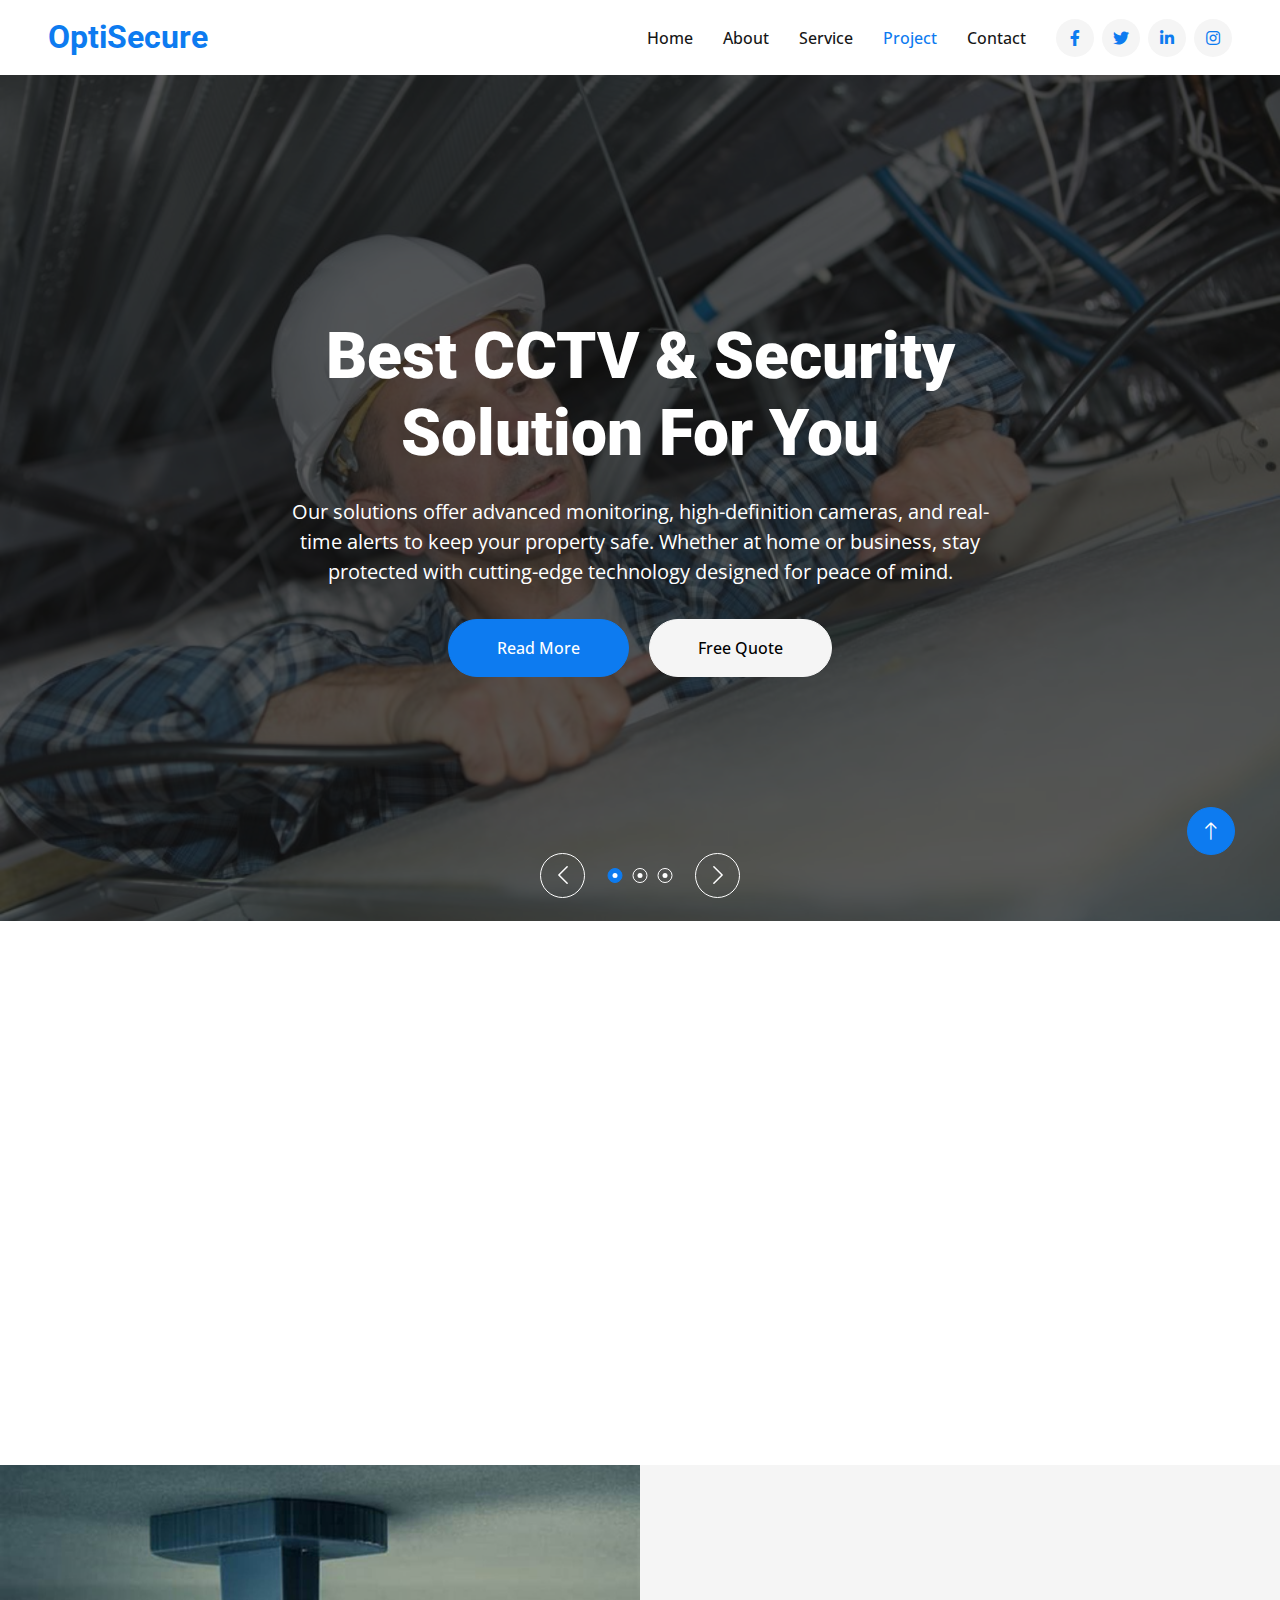
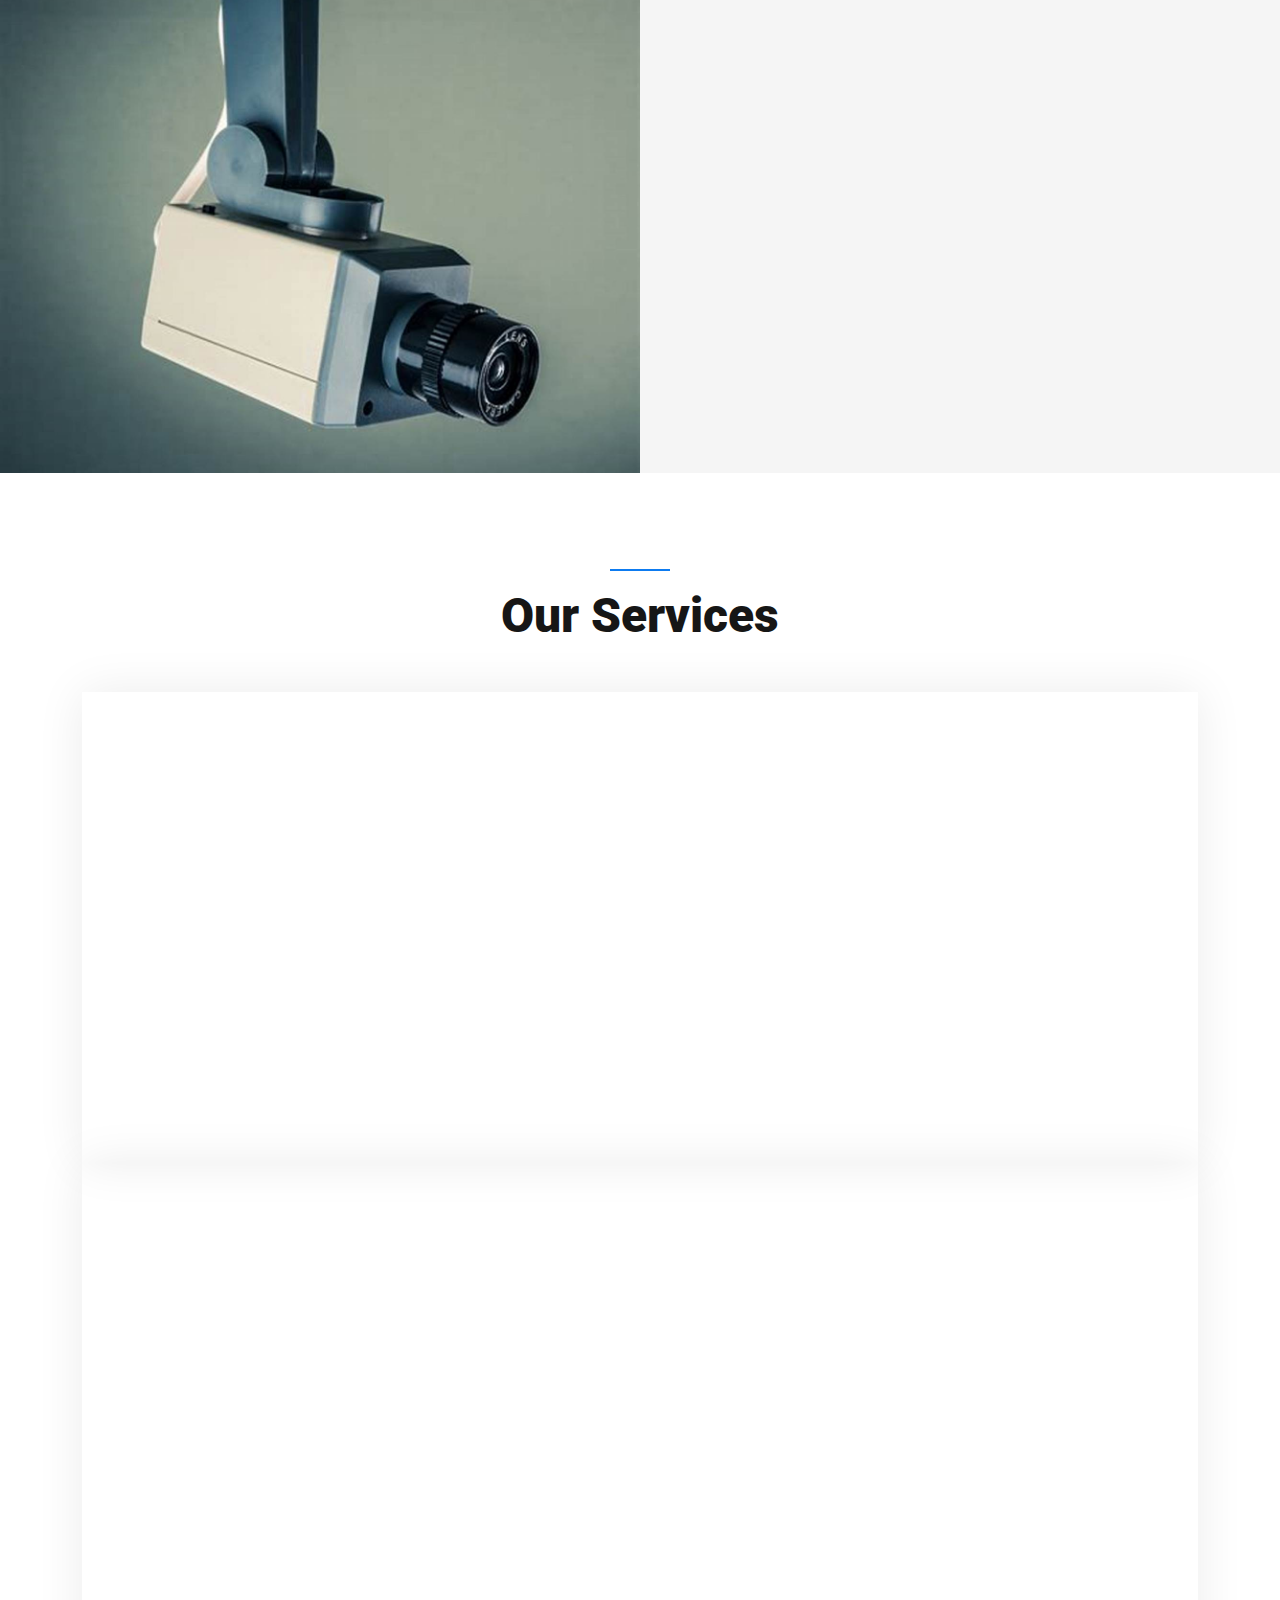
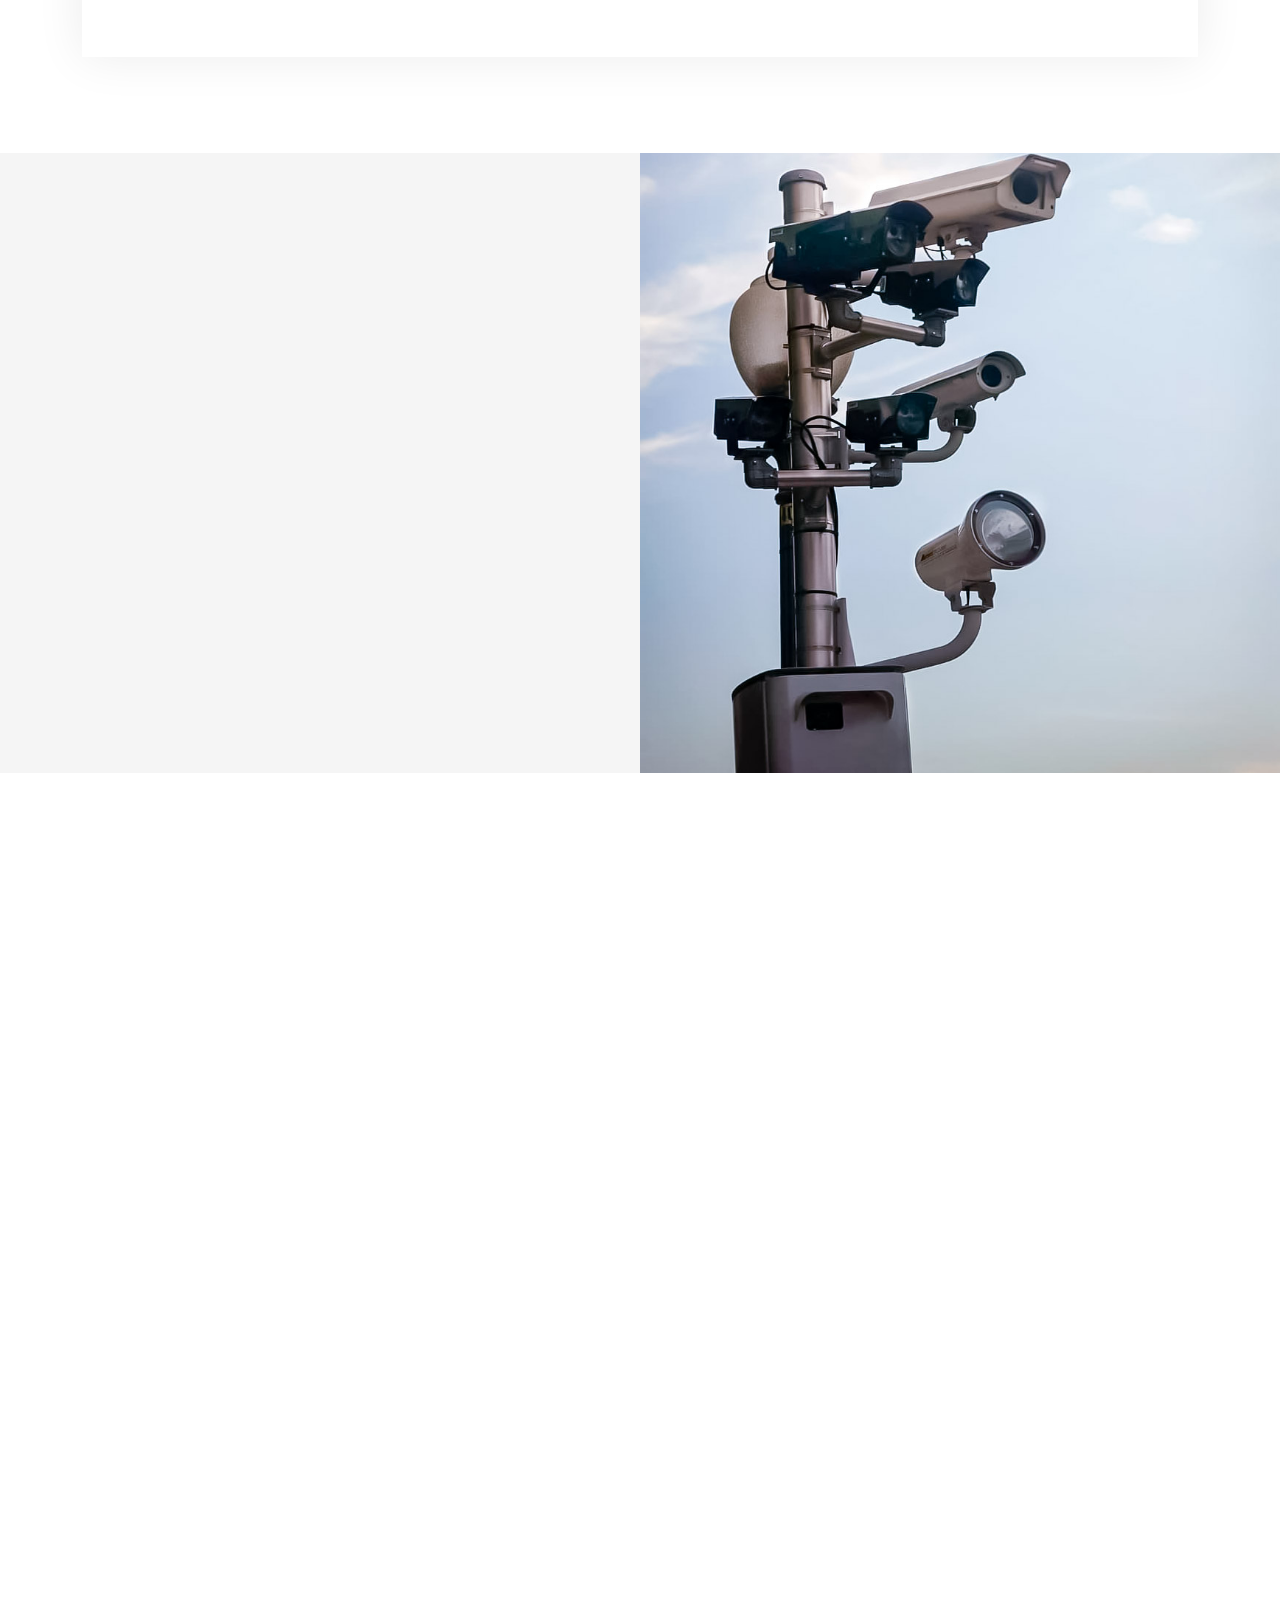
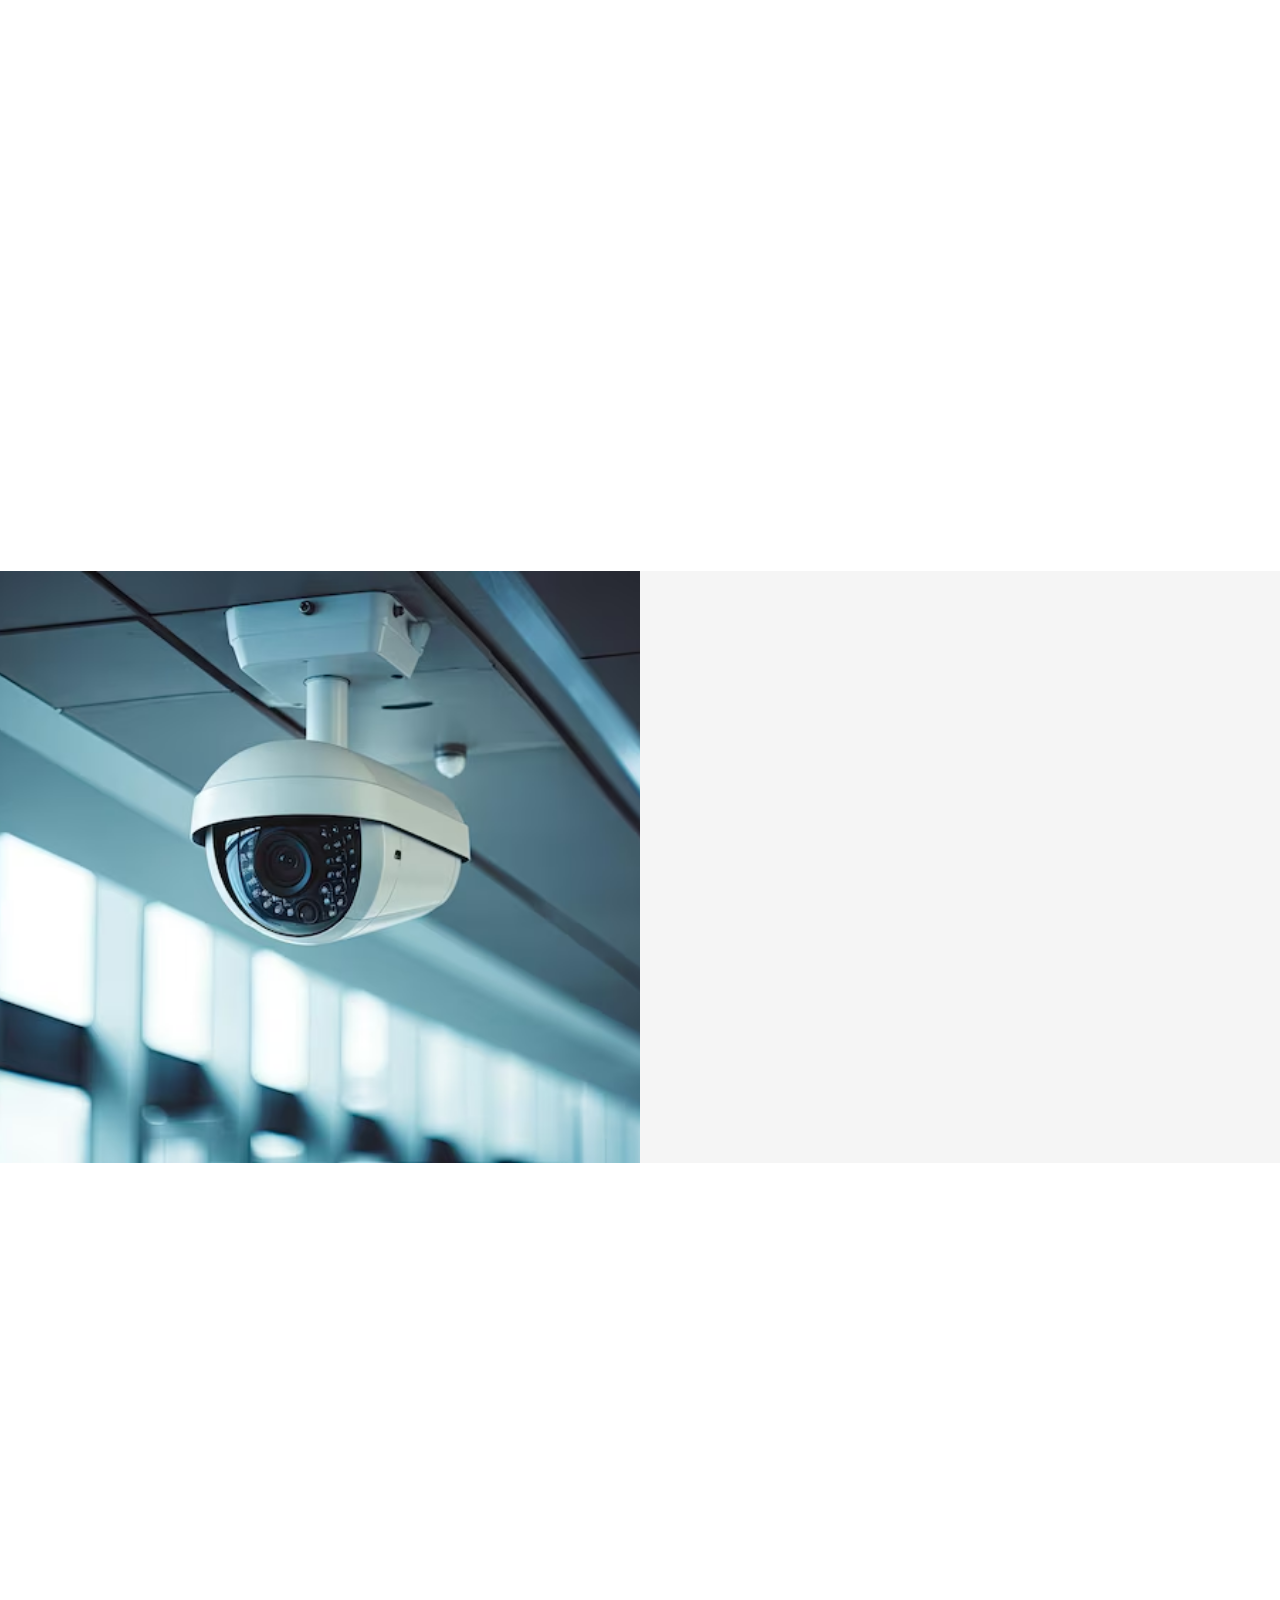
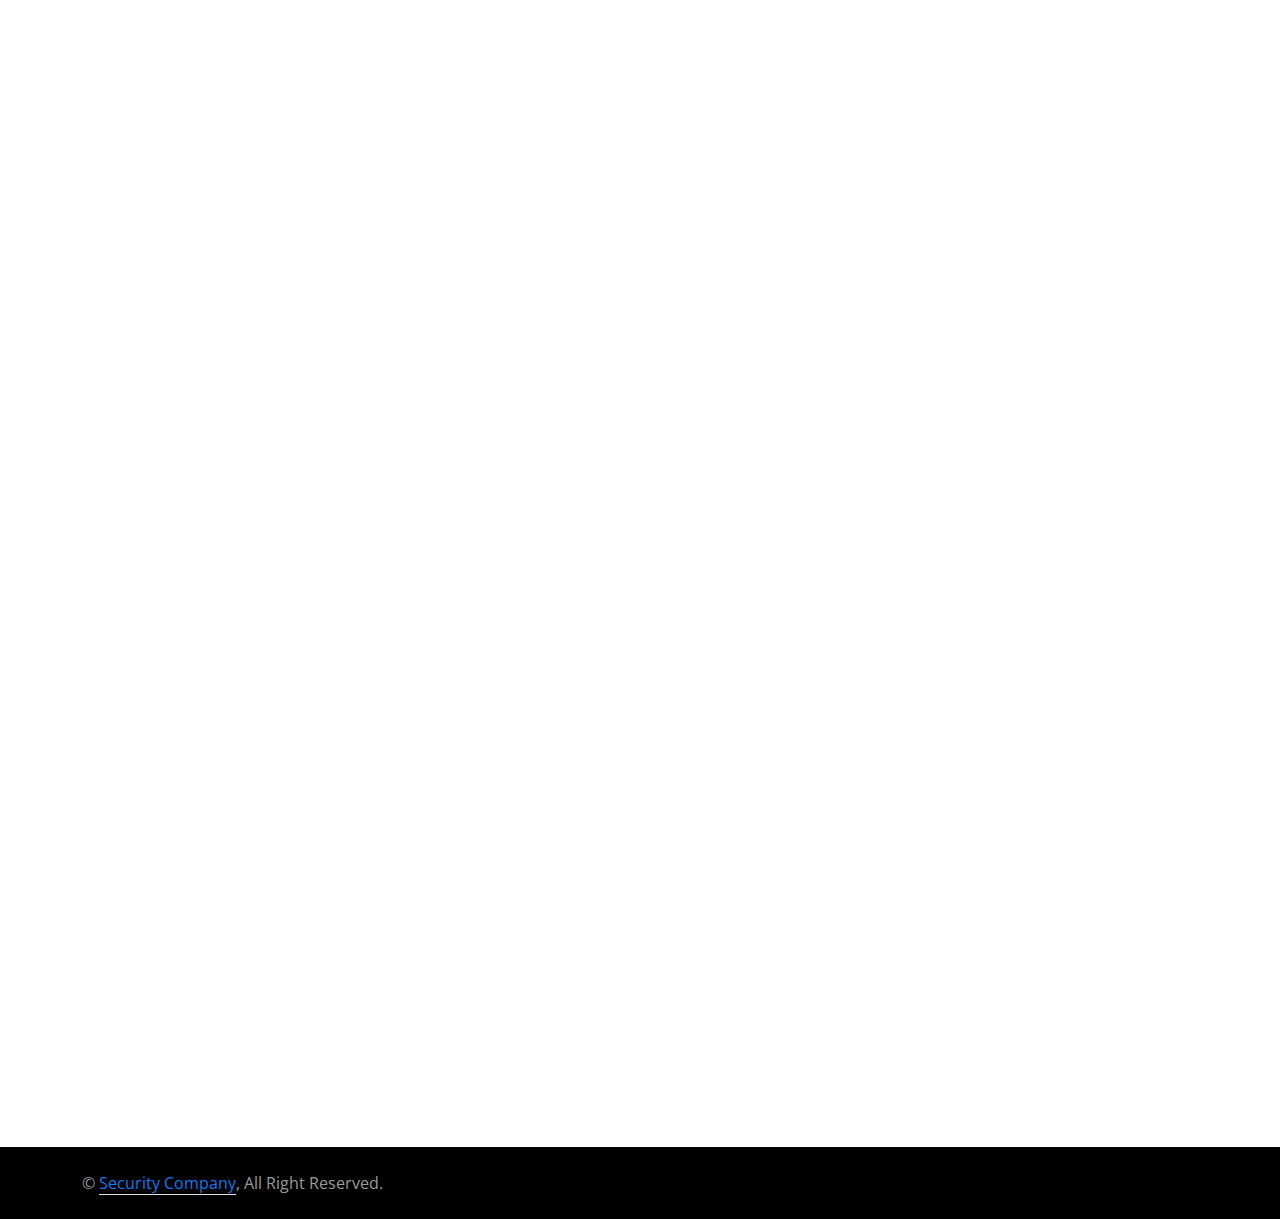
<file: index.html>
<!DOCTYPE html>
<html lang="en">

<head>
    <meta charset="utf-8">
    <title>OptiSecure</title>
    <meta content="width=device-width, initial-scale=1.0" name="viewport">
    <!-- Favicon -->
    <link href="img/favicon.ico" rel="icon">
    <!-- Google Web Fonts -->
    <link rel="preconnect" href="https://fonts.googleapis.com">
    <link rel="preconnect" href="https://fonts.gstatic.com" crossorigin>
    <link href="https://fonts.googleapis.com/css2?family=Open+Sans:wght@400;500&family=Roboto:wght@500;700;900&display=swap" rel="stylesheet"> 
    <!-- Icon Font -->
    <link href="https://cdnjs.cloudflare.com/ajax/libs/font-awesome/5.10.0/css/all.min.css" rel="stylesheet">
    <link href="https://cdn.jsdelivr.net/npm/bootstrap-icons@1.4.1/font/bootstrap-icons.css" rel="stylesheet">
    <!-- Libraries -->
    <link href="lib/animate/animate.min.css" rel="stylesheet">
    <link href="lib/owlcarousel/assets/owl.carousel.min.css" rel="stylesheet">
    <link href="lib/lightbox/css/lightbox.min.css" rel="stylesheet">
    <!-- Bootstrap -->
    <link href="css/bootstrap.min.css" rel="stylesheet">
    <!-- Stylesheet -->
    <link href="css/style.css" rel="stylesheet">

</head>

<body>
    <!-- Navbar Start -->
    <nav class="navContainer navbar navbar-expand-lg bg-white navbar-light sticky-top p-0 px-4 px-lg-5">
        <a href="index.html" class="navbar-brand d-flex align-items-center">
            <h2 class="m-0 text-primary">OptiSecure</h2>
        </a>
        <button type="button" class="navbar-toggler" data-bs-toggle="collapse" data-bs-target="#navbarCollapse">
            <span class="navbar-toggler-icon"></span>
        </button>
        <div class="collapse navbar-collapse" id="navbarCollapse">
            <div class="navbar-nav ms-auto py-4 py-lg-0">
                <a href="index.html" class="nav-item nav-link">Home</a>
                <a href="about.html" class="nav-item nav-link">About</a>
                <a href="service.html" class="nav-item nav-link">Service</a>
                <a href="project.html" class="nav-item nav-link active">Project</a>

                <a href="contact.html" class="nav-item nav-link">Contact</a>
            </div>
            <div class="h-100 d-lg-inline-flex align-items-center d-none">
                <a class="btn btn-square rounded-circle bg-light text-primary me-2" href=""><i class="fab fa-facebook-f"></i></a>
                <a class="btn btn-square rounded-circle bg-light text-primary me-2" href=""><i class="fab fa-twitter"></i></a>
                <a class="btn btn-square rounded-circle bg-light text-primary me-2" href=""><i class="fab fa-linkedin-in"></i></a>
                <a class="btn btn-square rounded-circle bg-light text-primary me-0" href=""><i class="fab fa-instagram"></i></a>
            </div>
        </div>    
    </nav>
    <!-- Navbar End -->

    <!-- Carousel Start -->
    <div class="w-100 container-fluid p-0">
        <div class="w-100 owl-carousel header-carousel position-relative">
            <div class="w-100 owl-carousel-item position-relative">
                <img class="img-fluid w-100" src="img/carousel-1.jpg" alt="">
                <div class="carousel-inner">
                    <div class="container">
                        <div class="row justify-content-center">
                            <div class="col-12 col-lg-8 text-center">
                                <h1 class="display-3 text-white animated slideInDown mb-4">Best CCTV & Security Solution For You</h1>
                                <p class="fs-5 text-white mb-4 pb-2">Our solutions offer advanced monitoring, high-definition cameras, and real-time alerts to keep your property safe. Whether at home or business, stay protected with cutting-edge technology designed for peace of mind.</p>
                                <a href="" class="btn btn-primary rounded-pill py-md-3 px-md-5 me-3 animated slideInLeft">Read More</a>
                                <a href="" class="btn btn-light rounded-pill py-md-3 px-md-5 animated slideInRight">Free Quote</a>
                            </div>
                        </div>
                    </div>
                </div>
            </div>
            <div class="w-100 owl-carousel-item position-relative">
                <img class="img-fluid w-100" src="img/carousel-2.jpg" alt="">
                <div class="carousel-inner">
                    <div class="container">
                        <div class="row justify-content-center">
                            <div class="col-12 col-lg-8 text-center">
                                <h1 class="display-3 text-white animated slideInDown mb-4">Smart Security Solution For All Business</h1>
                                <p class="fs-5 text-white mb-4 pb-2">Protect your business with our smart security solutions. Featuring AI-powered cameras, remote monitoring, and automated alerts, our systems offer round-the-clock surveillance. Customize your security to fit your needs and ensure the safety of your employees, assets, and property at all times.</p>
                                <a href="" class="btn btn-primary rounded-pill py-md-3 px-md-5 me-3 animated slideInLeft">Read More</a>
                                <a href="" class="btn btn-light rounded-pill py-md-3 px-md-5 animated slideInRight">Free Quote</a>
                            </div>
                        </div>
                    </div>
                </div>
            </div>
            <div class="w-100 owl-carousel-item position-relative">
                <img class="img-fluid w-100" src="img/carousel-3.jpg" alt="">
                <div class="carousel-inner">
                    <div class="container">
                        <div class="row justify-content-center">
                            <div class="col-12 col-lg-8 text-center">
                                <h1 class="display-3 text-white animated slideInDown mb-4">Innovative Solution For Security System</h1>
                                <p class="fs-5 fw-medium text-white mb-4 pb-2">Experience the future of security with our innovative solutions. Combining advanced technology like facial recognition, motion sensors, and real-time data analytics, we provide smart, adaptive systems that evolve with your needs. Trust in a security system that delivers unmatched reliability, efficiency, and peace of mind</p>
                                <a href="" class="btn btn-primary rounded-pill py-md-3 px-md-5 me-3 animated slideInLeft">Read More</a>
                                <a href="" class="btn btn-light rounded-pill py-md-3 px-md-5 animated slideInRight">Free Quote</a>
                            </div>
                        </div>
                    </div>
                </div>
            </div>
        </div>
    </div>
    <!-- Carousel End -->


    <!-- Facts Start -->
    <div class="container-xxl py-5">
        <div class="container">
            <div class="row g-4">
                <div class="col-md-6 col-lg-4 wow fadeIn" data-wow-delay="0.1s">
                    <div class="h-100 bg-dark p-4 p-xl-5">
                        <div class="d-flex align-items-center justify-content-between mb-4">
                            <div class="btn-square rounded-circle" style="width: 64px; height: 64px; background: #000000;">
                                <img class="img-fluid" src="img/icon/icon-3.png" alt="Icon">
                            </div>
                            <h1 class="display-1 mb-0" style="color: #000000;">01</h1>
                        </div>
                        <h5 class="text-white">Home Security</h5>
                        <hr class="w-25">
                        <span>Protect your home with advanced security systems, including cameras, alarms, and smart technology, ensuring peace of mind</span>
                    </div>
                </div>
                <div class="col-md-6 col-lg-4 wow fadeIn" data-wow-delay="0.3s">
                    <div class="h-100 bg-dark p-4 p-xl-5">
                        <div class="d-flex align-items-center justify-content-between mb-4">
                            <div class="btn-square rounded-circle" style="width: 64px; height: 64px; background: #000000;">
                                <img class="img-fluid" src="img/icon/icon-4.png" alt="Icon">
                            </div>
                            <h1 class="display-1 mb-0" style="color: #000000;">02</h1>
                        </div>
                        <h5 class="text-white">Access Control</h5>
                        <hr class="w-25">
                        <span>Enhance security with advanced access control systems, providing keyless entry and remote monitoring for safety.</span>
                    </div>
                </div>
                <div class="col-md-6 col-lg-4 wow fadeIn" data-wow-delay="0.5s">
                    <div class="h-100 bg-dark p-4 p-xl-5">
                        <div class="d-flex align-items-center justify-content-between mb-4">
                            <div class="btn-square rounded-circle" style="width: 64px; height: 64px; background: #000000;">
                                <img class="img-fluid" src="img/icon/icon-2.png" alt="Icon">
                            </div>
                            <h1 class="display-1 mb-0" style="color: #000000;">03</h1>
                        </div>
                        <h5 class="text-white">24/7 Support</h5>
                        <hr class="w-25">
                        <span>Our dedicated team offers 24/7 support, ensuring your security systems are always monitored and issues are resolved promptly.</span>
                    </div>
                </div>
            </div>
        </div>
    </div>
    <!-- Facts Start -->


    <!-- About Start -->
    <div class="container-fluid bg-light overflow-hidden my-5 px-lg-0">
        <div class="container about px-lg-0">
            <div class="row g-0 mx-lg-0">
                <div class="col-lg-6 ps-lg-0" style="min-height: 400px;">
                    <div class="position-relative h-100">
                        <img class="position-absolute img-fluid w-100 h-100" src="img/about.jpg" style="object-fit: cover;" alt="">
                    </div>
                </div>
                <div class="col-lg-6 about-text py-5 wow fadeIn" data-wow-delay="0.5s">
                    <div class="p-lg-5 pe-lg-0">
                        <div class="bg-primary mb-3" style="width: 60px; height: 2px;"></div>
                        <h1 class="display-5 mb-4">About Us</h1>
                        <p class="mb-4 pb-2">At our core, we provide top-tier security solutions tailored to your needs. Our systems integrate advanced technology for real-time monitoring and protection. With a focus on reliability and customer satisfaction, we ensure your property, assets, and loved ones are always safe and secure.</p>
                        <div class="row g-4 mb-4 pb-3">
                            <div class="col-sm-6 wow fadeIn" data-wow-delay="0.1s">
                                <div class="d-flex align-items-center">
                                    <div class="btn-square bg-white rounded-circle" style="width: 64px; height: 64px;">
                                        <img class="img-fluid" src="img/icon/icon-1.png" alt="Icon">
                                    </div>
                                    <div class="ms-4">
                                        <h2 class="mb-1" data-toggle="counter-up">1234</h2>
                                        <p class="fw-medium text-primary mb-0">Happy Clients</p>
                                    </div>
                                </div>
                            </div>
                            <div class="col-sm-6 wow fadeIn" data-wow-delay="0.3s">
                                <div class="d-flex align-items-center">
                                    <div class="btn-square bg-white rounded-circle" style="width: 64px; height: 64px;">
                                        <img class="img-fluid" src="img/icon/icon-5.png" alt="Icon">
                                    </div>
                                    <div class="ms-4">
                                        <h2 class="mb-1" data-toggle="counter-up">256</h2>
                                        <p class="fw-medium text-primary mb-0">Projects Done</p>
                                    </div>
                                </div>
                            </div>
                        </div>
                        <a href="" class="btn btn-primary rounded-pill py-3 px-5">Explore More</a>
                    </div>
                </div>
            </div>
        </div>
    </div>
    <!-- About End -->


    <!-- Service Start -->
    <div class="container-xxl py-5">
        <div class="container">
            <div class="text-center">
                <div class="bg-primary mb-3 mx-auto" style="width: 60px; height: 2px;"></div>
                <h1 class="display-5 mb-5">Our Services</h1>
            </div>
            <div class="row g-0 service-row">
                <div class="col-md-6 col-lg-3 wow fadeIn" data-wow-delay="0.1s">
                    <div class="service-item border h-100 p-5">
                        <div class="btn-square bg-light rounded-circle mb-4" style="width: 64px; height: 64px;">
                            <img class="img-fluid" src="img/icon/icon-6.png" alt="Icon">
                        </div>
                        <h4 class="mb-3">CCTV Surveillance Systems</h4>
                        <p class="mb-4">High-definition cameras for round-the-clock monitoring to ensure safety and prevent crime.</p>
                        <a class="btn" href=""><i class="fa fa-arrow-right text-white me-3"></i>Read More</a>
                    </div>
                </div>
                <div class="col-md-6 col-lg-3 wow fadeIn" data-wow-delay="0.3s">
                    <div class="service-item border h-100 p-5">
                        <div class="btn-square bg-light rounded-circle mb-4" style="width: 64px; height: 64px;">
                            <img class="img-fluid" src="img/icon/icon-8.png" alt="Icon">
                        </div>
                        <h4 class="mb-3">Access Control Systems</h4>
                        <p class="mb-4">Secure entry management with keyless entry, biometric scanners, and remote access control for restricted areas.</p>
                        <a class="btn" href=""><i class="fa fa-arrow-right text-white me-3"></i>Read More</a>
                    </div>
                </div>
                <div class="col-md-6 col-lg-3 wow fadeIn" data-wow-delay="0.5s">
                    <div class="service-item border h-100 p-5">
                        <div class="btn-square bg-light rounded-circle mb-4" style="width: 64px; height: 64px;">
                            <img class="img-fluid" src="img/icon/icon-9.png" alt="Icon">
                        </div>
                        <h4 class="mb-3">Alarm Systems</h4>
                        <p class="mb-4">Intruder alarms and notification systems to detect unauthorized entry and alert you instantly for rapid response and more things.</p>
                        <a class="btn" href=""><i class="fa fa-arrow-right text-white me-3"></i>Read More</a>
                    </div>
                </div>
                <div class="col-md-6 col-lg-3 wow fadeIn" data-wow-delay="0.7s">
                    <div class="service-item border h-100 p-5">
                        <div class="btn-square bg-light rounded-circle mb-4" style="width: 64px; height: 64px;">
                            <img class="img-fluid" src="img/icon/icon-3.png" alt="Icon">
                        </div>
                        <h4 class="mb-3">Remote Monitoring Services</h4>
                        <p class="mb-4">24/7 live monitoring and remote surveillance of your premises to ensure continuous protection.</p>
                        <a class="btn" href=""><i class="fa fa-arrow-right text-white me-3"></i>Read More</a>
                    </div>
                </div>
            </div>
            <div class="row g-0 service-row">
                <div class="col-md-6 col-lg-3 wow fadeIn" data-wow-delay="0.1s">
                    <div class="service-item border h-100 p-5">
                        <div class="btn-square bg-light rounded-circle mb-4" style="width: 64px; height: 64px;">
                            <img class="img-fluid" src="img/icon/icon-6.png" alt="Icon">
                        </div>
                        <h4 class="mb-3">Security Patrol Services</h4>
                        <p class="mb-4">On-site security guards and mobile patrols for physical monitoring, deterrence of potential threats, and incident response.</p>
                        <a class="btn" href=""><i class="fa fa-arrow-right text-white me-3"></i>Read More</a>
                    </div>
                </div>
                <div class="col-md-6 col-lg-3 wow fadeIn" data-wow-delay="0.3s">
                    <div class="service-item border h-100 p-5">
                        <div class="btn-square bg-light rounded-circle mb-4" style="width: 64px; height: 64px;">
                            <img class="img-fluid" src="img/icon/icon-8.png" alt="Icon">
                        </div>
                        <h4 class="mb-3">Fire and Smoke Detection Systems</h4>
                        <p class="mb-4">Early-warning systems that detect fire, smoke, or hazardous conditions to keep people and property safe.</p>
                        <a class="btn" href=""><i class="fa fa-arrow-right text-white me-3"></i>Read More</a>
                    </div>
                </div>
                <div class="col-md-6 col-lg-3 wow fadeIn" data-wow-delay="0.5s">
                    <div class="service-item border h-100 p-5">
                        <div class="btn-square bg-light rounded-circle mb-4" style="width: 64px; height: 64px;">
                            <img class="img-fluid" src="img/icon/icon-9.png" alt="Icon">
                        </div>
                        <h4 class="mb-3">Smart Home/Business Integration</h4>
                        <p class="mb-4">Integration of security systems with smart devices for convenient control and automation from anywhere.</p>
                        <a class="btn" href=""><i class="fa fa-arrow-right text-white me-3"></i>Read More</a>
                    </div>
                </div>
                <div class="col-md-6 col-lg-3 wow fadeIn" data-wow-delay="0.7s">
                    <div class="service-item border h-100 p-5">
                        <div class="btn-square bg-light rounded-circle mb-4" style="width: 64px; height: 64px;">
                            <img class="img-fluid" src="img/icon/icon-3.png" alt="Icon">
                        </div>
                        <h4 class="mb-3">Emergency Response Services</h4>
                        <p class="mb-4">Rapid response teams ready to handle emergency situations like break-ins, ensuring prompt.</p>
                        <a class="btn" href=""><i class="fa fa-arrow-right text-white me-3"></i>Read More</a>
                    </div>
                </div>
            </div>
        </div>
    </div>
    <!-- Service End -->


    <!-- Feature Start -->
    <div class="container-fluid bg-light overflow-hidden my-5 px-lg-0">
        <div class="container feature px-lg-0">
            <div class="row g-0 mx-lg-0">
                <div class="col-lg-6 feature-text py-5 wow fadeIn" data-wow-delay="0.5s">
                    <div class="p-lg-5 ps-lg-0">
                        <div class="bg-primary mb-3" style="width: 60px; height: 2px;"></div>
                        <h1 class="display-5 mb-5">Why Choose Us</h1>
                        <p class="mb-4 pb-2">At our core, we provide top-tier security solutions tailored to your needs. Our systems integrate advanced technology for real-time monitoring and protection. With a focus on reliability and customer satisfaction, we ensure your property, assets, and loved ones are always safe and secure.</p>
                        <div class="row g-4">
                            <div class="col-6">
                                <div class="d-flex align-items-center">
                                    <div class="btn-square bg-white rounded-circle" style="width: 64px; height: 64px;">
                                        <img class="img-fluid" src="img/icon/icon-7.png" alt="Icon">
                                    </div>
                                    <div class="ms-4">
                                        <p class="text-primary mb-2">Trusted</p>
                                        <h5 class="mb-0">Security</h5>
                                    </div>
                                </div>
                            </div>
                            <div class="col-6">
                                <div class="d-flex align-items-center">
                                    <div class="btn-square bg-white rounded-circle" style="width: 64px; height: 64px;">
                                        <img class="img-fluid" src="img/icon/icon-10.png" alt="Icon">
                                    </div>
                                    <div class="ms-4">
                                        <p class="text-primary mb-2">Quality</p>
                                        <h5 class="mb-0">Services</h5>
                                    </div>
                                </div>
                            </div>
                            <div class="col-6">
                                <div class="d-flex align-items-center">
                                    <div class="btn-square bg-white rounded-circle" style="width: 64px; height: 64px;">
                                        <img class="img-fluid" src="img/icon/icon-3.png" alt="Icon">
                                    </div>
                                    <div class="ms-4">
                                        <p class="text-primary mb-2">Smart</p>
                                        <h5 class="mb-0">Systems</h5>
                                    </div>
                                </div>
                            </div>
                            <div class="col-6">
                                <div class="d-flex align-items-center">
                                    <div class="btn-square bg-white rounded-circle" style="width: 64px; height: 64px;">
                                        <img class="img-fluid" src="img/icon/icon-2.png" alt="Icon">
                                    </div>
                                    <div class="ms-4">
                                        <p class="text-primary mb-2">24/7 Hours</p>
                                        <h5 class="mb-0">Support</h5>
                                    </div>
                                </div>
                            </div>
                        </div>
                    </div>
                </div>
                <div class="col-lg-6 pe-lg-0" style="min-height: 400px;">
                    <div class="position-relative h-100">
                        <img class="position-absolute img-fluid w-100 h-100" src="img/feature.jpg" style="object-fit: cover;" alt="">
                    </div>
                </div>
            </div>
        </div>
    </div>
    <!-- Feature End -->


    <!-- Projects Start -->
    <div class="container-xxl py-5">
        <div class="container">
            <div class="text-center wow fadeInUp" data-wow-delay="0.1s">
                <div class="bg-primary mb-3 mx-auto" style="width: 60px; height: 2px;"></div>
                <h1 class="display-5 mb-5">Our Projects</h1>
            </div>
            <div class="row mt-n2 wow fadeInUp" data-wow-delay="0.3s">
                <div class="col-12 text-center">
                    <ul class="list-inline mb-5" id="portfolio-flters">
                        <li class="mx-2 active" data-filter="*">All</li>
                        <li class="mx-2" data-filter=".first">Complete Projects</li>
                        <li class="mx-2" data-filter=".second">Ongoing Projects</li>
                    </ul>
                </div>
            </div>
            <div class="row g-4 portfolio-container">
                <div class="col-lg-4 col-md-6 portfolio-item first wow fadeInUp" data-wow-delay="0.1s">
                    <div class="portfolio-inner">
                        <img class="img-fluid w-100" src="img/portfolio-1.jpg" alt="">
                        <div class="text-center p-4">
                            <p class="text-primary mb-2">Business Security</p>
                            <h5 class="lh-base mb-0">Smart CCTV Security Systems That Fits Your Business</h5>
                        </div>
                        <div class="portfolio-text text-center bg-white p-4">
                            <p class="text-primary mb-2">Business Security</p>
                            <h5 class="lh-base mb-3">Smart CCTV Security Systems That Fits Your Business</h5>
                            <div class="d-flex justify-content-center">
                                <a class="btn btn-square btn-primary rounded-circle mx-1" href="img/portfolio-1.jpg" data-lightbox="portfolio"><i class="fa fa-eye"></i></a>
                                <a class="btn btn-square btn-primary rounded-circle mx-1" href=""><i class="fa fa-link"></i></a>
                            </div>
                        </div>
                    </div>
                </div>
                <div class="col-lg-4 col-md-6 portfolio-item second wow fadeInUp" data-wow-delay="0.3s">
                    <div class="portfolio-inner">
                        <img class="img-fluid w-100" src="img/portfolio-2.jpg" alt="">
                        <div class="text-center p-4">
                            <p class="text-primary mb-2">Fire Detection</p>
                            <h5 class="lh-base mb-0">Smart CCTV Security Systems That Fits Your Business</h5>
                        </div>
                        <div class="portfolio-text text-center bg-white p-4">
                            <p class="text-primary mb-2">Fire Detection</p>
                            <h5 class="lh-base mb-3">Smart CCTV Security Systems That Fits Your Business</h5>
                            <div class="d-flex justify-content-center">
                                <a class="btn btn-square btn-primary rounded-circle mx-1" href="img/portfolio-2.jpg" data-lightbox="portfolio"><i class="fa fa-eye"></i></a>
                                <a class="btn btn-square btn-primary rounded-circle mx-1" href=""><i class="fa fa-link"></i></a>
                            </div>
                        </div>
                    </div>
                </div>
                <div class="col-lg-4 col-md-6 portfolio-item first wow fadeInUp" data-wow-delay="0.5s">
                    <div class="portfolio-inner">
                        <img class="img-fluid w-100" src="img/portfolio-3.jpg" alt="">
                        <div class="text-center p-4">
                            <p class="text-primary mb-2">Access Control</p>
                            <h5 class="lh-base mb-0">Smart CCTV Security Systems That Fits Your Business</h5>
                        </div>
                        <div class="portfolio-text text-center bg-white p-4">
                            <p class="text-primary mb-2">Access Control</p>
                            <h5 class="lh-base mb-3">Smart CCTV Security Systems That Fits Your Business</h5>
                            <div class="d-flex justify-content-center">
                                <a class="btn btn-square btn-primary rounded-circle mx-1" href="img/portfolio-3.jpg" data-lightbox="portfolio"><i class="fa fa-eye"></i></a>
                                <a class="btn btn-square btn-primary rounded-circle mx-1" href=""><i class="fa fa-link"></i></a>
                            </div>
                        </div>
                    </div>
                </div>
                <div class="col-lg-4 col-md-6 portfolio-item second wow fadeInUp" data-wow-delay="0.1s">
                    <div class="portfolio-inner">
                        <img class="img-fluid w-100" src="img/portfolio-4.jpg" alt="">
                        <div class="text-center p-4">
                            <p class="text-primary mb-2">Alarm Systems</p>
                            <h5 class="lh-base mb-0">Smart CCTV Security Systems That Fits Your Business</h5>
                        </div>
                        <div class="portfolio-text text-center bg-white p-4">
                            <p class="text-primary mb-2">Alarm Systems</p>
                            <h5 class="lh-base mb-3">Smart CCTV Security Systems That Fits Your Business</h5>
                            <div class="d-flex justify-content-center">
                                <a class="btn btn-square btn-primary rounded-circle mx-1" href="img/portfolio-4.jpg" data-lightbox="portfolio"><i class="fa fa-eye"></i></a>
                                <a class="btn btn-square btn-primary rounded-circle mx-1" href=""><i class="fa fa-link"></i></a>
                            </div>
                        </div>
                    </div>
                </div>
                <div class="col-lg-4 col-md-6 portfolio-item first wow fadeInUp" data-wow-delay="0.3s">
                    <div class="portfolio-inner">
                        <img class="img-fluid w-100" src="img/portfolio-5.jpg" alt="">
                        <div class="text-center p-4">
                            <p class="text-primary mb-2">CCTV & Video</p>
                            <h5 class="lh-base mb-0">Smart CCTV Security Systems That Fits Your Business</h5>
                        </div>
                        <div class="portfolio-text text-center bg-white p-4">
                            <p class="text-primary mb-2">CCTV & Video</p>
                            <h5 class="lh-base mb-3">Smart CCTV Security Systems That Fits Your Business</h5>
                            <div class="d-flex justify-content-center">
                                <a class="btn btn-square btn-primary rounded-circle mx-1" href="img/portfolio-5.jpg" data-lightbox="portfolio"><i class="fa fa-eye"></i></a>
                                <a class="btn btn-square btn-primary rounded-circle mx-1" href=""><i class="fa fa-link"></i></a>
                            </div>
                        </div>
                    </div>
                </div>
                <div class="col-lg-4 col-md-6 portfolio-item second wow fadeInUp" data-wow-delay="0.5s">
                    <div class="portfolio-inner">
                        <img class="img-fluid w-100" src="img/portfolio-6.jpg" alt="">
                        <div class="text-center p-4">
                            <p class="text-primary mb-2">Smart Home</p>
                            <h5 class="lh-base mb-0">Smart CCTV Security Systems That Fits Your Business</h5>
                        </div>
                        <div class="portfolio-text text-center bg-white p-4">
                            <p class="text-primary mb-2">Smart Home</p>
                            <h5 class="lh-base mb-3">Smart CCTV Security Systems That Fits Your Business</h5>
                            <div class="d-flex justify-content-center">
                                <a class="btn btn-square btn-primary rounded-circle mx-1" href="img/portfolio-6.jpg" data-lightbox="portfolio"><i class="fa fa-eye"></i></a>
                                <a class="btn btn-square btn-primary rounded-circle mx-1" href=""><i class="fa fa-link"></i></a>
                            </div>
                        </div>
                    </div>
                </div>
            </div>
        </div>
    </div>
    <!-- Projects End -->


    <!-- Quote Start -->
    <div class="container-fluid bg-light overflow-hidden my-5 px-lg-0">
        <div class="container quote px-lg-0">
            <div class="row g-0 mx-lg-0">
                <div class="col-lg-6 ps-lg-0" style="min-height: 400px;">
                    <div class="position-relative h-100">
                        <img class="position-absolute img-fluid w-100 h-100" src="img/quote.jpg" style="object-fit: cover;" alt="">
                    </div>
                </div>
                <div class="col-lg-6 quote-text py-5 wow fadeIn" data-wow-delay="0.5s">
                    <div class="p-lg-5 pe-lg-0">
                        <div class="bg-primary mb-3" style="width: 60px; height: 2px;"></div>
                        <h1 class="display-5 mb-5">Start your project</h1>
                        <form>
                            <div class="row g-3">
                                <div class="col-12 col-sm-6">
                                    <input type="text" class="form-control border-0" placeholder="Your Name" style="height: 55px;">
                                </div>
                                <div class="col-12 col-sm-6">
                                    <input type="email" class="form-control border-0" placeholder="Your Email" style="height: 55px;">
                                </div>
                                <div class="col-12 col-sm-6">
                                    <input type="text" class="form-control border-0" placeholder="Your Mobile" style="height: 55px;">
                                </div>
                                <div class="col-12 col-sm-6">
                                    <select class="form-select border-0" style="height: 55px;">
                                        <option selected>Select A Service</option>
                                        <option value="1">Service 1</option>
                                        <option value="2">Service 2</option>
                                        <option value="3">Service 3</option>
                                    </select>
                                </div>
                                <div class="col-12">
                                    <textarea class="form-control border-0" placeholder="Special Note"></textarea>
                                </div>
                                <div class="col-12">
                                    <button class="btn btn-primary w-100 py-3" type="submit">Get A Free Quote</button>
                                </div>
                            </div>
                        </form>
                    </div>
                </div>
            </div>
        </div>
    </div>
    <!-- Quote End -->


    <!-- Team Start -->
    <div class="container-xxl py-5">
        <div class="container">
            <div class="text-center wow fadeInUp" data-wow-delay="0.1s">
                <div class="bg-primary mb-3 mx-auto" style="width: 60px; height: 2px;"></div>
                <h1 class="display-5 mb-5">Team Members</h1>
            </div>
            <div class="row g-4">
                <div class="col-lg-3 col-md-6 wow fadeInUp" data-wow-delay="0.1s">
                    <div class="team-item">
                        <div class="overflow-hidden position-relative">
                            <img class="img-fluid" src="img/team-1.jpg" alt="">
                            <div class="team-social">
                                <a class="btn btn-square btn-dark rounded-circle m-1" href=""><i class="fab fa-facebook-f"></i></a>
                                <a class="btn btn-square btn-dark rounded-circle m-1" href=""><i class="fab fa-twitter"></i></a>
                                <a class="btn btn-square btn-dark rounded-circle m-1" href=""><i class="fab fa-instagram"></i></a>
                            </div>
                        </div>
                        <div class="text-center p-4">
                            <h5 class="mb-0">John Smith</h5>
                            <span class="text-primary">Chief Security Officer (CSO)</span>
                        </div>
                    </div>
                </div>
                <div class="col-lg-3 col-md-6 wow fadeInUp" data-wow-delay="0.3s">
                    <div class="team-item">
                        <div class="overflow-hidden position-relative">
                            <img class="img-fluid" src="img/team-2.jpg" alt="">
                            <div class="team-social">
                                <a class="btn btn-square btn-dark rounded-circle m-1" href=""><i class="fab fa-facebook-f"></i></a>
                                <a class="btn btn-square btn-dark rounded-circle m-1" href=""><i class="fab fa-twitter"></i></a>
                                <a class="btn btn-square btn-dark rounded-circle m-1" href=""><i class="fab fa-instagram"></i></a>
                            </div>
                        </div>
                        <div class="text-center p-4">
                            <h5 class="mb-0">Sarah Johnson</h5>
                            <span class="text-primary">Security Analyst</span>
                        </div>
                    </div>
                </div>
                <div class="col-lg-3 col-md-6 wow fadeInUp" data-wow-delay="0.5s">
                    <div class="team-item">
                        <div class="overflow-hidden position-relative">
                            <img class="img-fluid" src="img/team-3.jpg" alt="">
                            <div class="team-social">
                                <a class="btn btn-square btn-dark rounded-circle m-1" href=""><i class="fab fa-facebook-f"></i></a>
                                <a class="btn btn-square btn-dark rounded-circle m-1" href=""><i class="fab fa-twitter"></i></a>
                                <a class="btn btn-square btn-dark rounded-circle m-1" href=""><i class="fab fa-instagram"></i></a>
                            </div>
                        </div>
                        <div class="text-center p-4">
                            <h5 class="mb-0">Michael Davis</h5>
                            <span class="text-primary">Head of Surveillance</span>
                        </div>
                    </div>
                </div>
                <div class="col-lg-3 col-md-6 wow fadeInUp" data-wow-delay="0.7s">
                    <div class="team-item">
                        <div class="overflow-hidden position-relative">
                            <img class="img-fluid" src="img/team-4.jpg" alt="">
                            <div class="team-social">
                                <a class="btn btn-square btn-dark rounded-circle m-1" href=""><i class="fab fa-facebook-f"></i></a>
                                <a class="btn btn-square btn-dark rounded-circle m-1" href=""><i class="fab fa-twitter"></i></a>
                                <a class="btn btn-square btn-dark rounded-circle m-1" href=""><i class="fab fa-instagram"></i></a>
                            </div>
                        </div>
                        <div class="text-center p-4">
                            <h5 class="mb-0">Emily White</h5>
                            <span class="text-primary">Access Control Specialist</span>
                        </div>
                    </div>
                </div>
            </div>
        </div>
    </div>
    <!-- Team End -->


    <!-- Testimonial Start -->
    <div class="container-xxl py-5 wow fadeInUp" data-wow-delay="0.1s">
        <div class="container">
            <div class="text-center wow fadeInUp" data-wow-delay="0.1s">
                <div class="bg-primary mb-3 mx-auto" style="width: 60px; height: 2px;"></div>
                <h1 class="display-5 mb-5">Testimonial</h1>
            </div>
            <div class="owl-carousel testimonial-carousel wow fadeInUp" data-wow-delay="0.1s">
                <div class="testimonial-item text-center" data-dot="<img class='img-fluid' src='img/testimonial-1.jpg' alt=''>">
                    <p class="fs-5">Clita clita tempor justo dolor ipsum amet kasd amet duo justo duo duo labore sed sed. Magna ut diam sit et amet stet eos sed clita erat magna elitr erat sit sit erat at rebum justo sea clita.</p>
                    <h4>John_Miller</h4>
                    <span class="text-primary">Security Consultant</span>
                </div>
                <div class="testimonial-item text-center" data-dot="<img class='img-fluid' src='img/testimonial-2.jpg' alt=''>">
                    <p class="fs-5">Clita clita tempor justo dolor ipsum amet kasd amet duo justo duo duo labore sed sed. Magna ut diam sit et amet stet eos sed clita erat magna elitr erat sit sit erat at rebum justo sea clita.</p>
                    <h4>Client Name</h4>
                    <span class="text-primary">Profession</span>
                </div>
                <div class="testimonial-item text-center" data-dot="<img class='img-fluid' src='img/testimonial-3.jpg' alt=''>">
                    <p class="fs-5">Clita clita tempor justo dolor ipsum amet kasd amet duo justo duo duo labore sed sed. Magna ut diam sit et amet stet eos sed clita erat magna elitr erat sit sit erat at rebum justo sea clita.</p>
                    <h4>Client Name</h4>
                    <span class="text-primary">Profession</span>
                </div>
            </div>
        </div>
    </div>
    <!-- Testimonial End -->


    <!-- Footer Start -->
    <div class="footerContainer container-fluid bg-dark text-secondary footer mt-5 py-5 wow fadeIn" data-wow-delay="0.1s">
        <div class="container py-5">
            <div class="row g-5">
                <div class="col-lg-3 col-md-6">
                    <h5 class="text-light mb-4">Address</h5>
                    <p class="mb-2"><i class="fa fa-map-marker-alt me-3"></i>123 Street, New York, USA</p>
                    <p class="mb-2"><i class="fa fa-phone-alt me-3"></i>+012 345 67890</p>
                    <p class="mb-2"><i class="fa fa-envelope me-3"></i>info@example.com</p>
                    <div class="d-flex pt-2">
                        <a class="btn btn-square btn-outline-secondary rounded-circle me-2" href=""><i class="fab fa-twitter"></i></a>
                        <a class="btn btn-square btn-outline-secondary rounded-circle me-2" href=""><i class="fab fa-facebook-f"></i></a>
                        <a class="btn btn-square btn-outline-secondary rounded-circle me-2" href=""><i class="fab fa-youtube"></i></a>
                        <a class="btn btn-square btn-outline-secondary rounded-circle me-2" href=""><i class="fab fa-linkedin-in"></i></a>
                    </div>
                </div>
                <div class="col-lg-3 col-md-6">
                    <h5 class="text-light mb-4">Services</h5>
                    <a class="btn btn-link" href="">Business Security</a>
                    <a class="btn btn-link" href="">Fire Detection</a>
                    <a class="btn btn-link" href="">Alarm Systems</a>
                    <a class="btn btn-link" href="">CCTV & Video</a>
                    <a class="btn btn-link" href="">Smart Home</a>
                </div>
                <div class="col-lg-3 col-md-6">
                    <h5 class="text-light mb-4">Quick Links</h5>
                    <a class="btn btn-link" href="">About Us</a>
                    <a class="btn btn-link" href="">Contact Us</a>
                    <a class="btn btn-link" href="">Our Services</a>
                    <a class="btn btn-link" href="">Terms & Condition</a>
                    <a class="btn btn-link" href="">Support</a>
                </div>
                <div class="col-lg-3 col-md-6">
                    <h5 class="text-light mb-4">Newsletter</h5>
                    <p>Dolor amet sit justo amet elitr clita ipsum elitr est.</p>
                    <div class="position-relative w-100">
                        <input class="form-control bg-transparent border-secondary w-100 py-3 ps-4 pe-5" type="text" placeholder="Your email">
                        <button type="button" class="btn btn-primary py-2 position-absolute top-0 end-0 mt-2 me-2">SignUp</button>
                    </div>
                </div>
            </div>
            </div>
            
    </div>
    <!-- Footer End -->


    <!-- Copyright Start -->
    <div class="copyrightContainer container-fluid py-4" style="background: #000000;">
        <div class="container">
            <div class="row">
                <div class="col-md-6 text-center text-md-start mb-3 mb-md-0">
                    &copy; <a class="border-bottom" href="#">Security Company</a>, All Right Reserved.
                </div>
            </div>
        </div>
    </div>
    <!-- Copyright End -->


    <!-- Back to Top -->
    <a href="#" class="btn btn-lg btn-primary btn-lg-square rounded-circle back-to-top"><i class="bi bi-arrow-up"></i></a>


    <!-- JavaScript Libraries -->
    <script src="https://code.jquery.com/jquery-3.4.1.min.js"></script>
    <script src="https://cdn.jsdelivr.net/npm/bootstrap@5.0.0/dist/js/bootstrap.bundle.min.js"></script>
    <script src="lib/wow/wow.min.js"></script>
    <script src="lib/easing/easing.min.js"></script>
    <script src="lib/waypoints/waypoints.min.js"></script>
    <script src="lib/counterup/counterup.min.js"></script>
    <script src="lib/owlcarousel/owl.carousel.min.js"></script>
    <script src="lib/isotope/isotope.pkgd.min.js"></script>
    <script src="lib/lightbox/js/lightbox.min.js"></script>

    <!-- Template Javascript -->
    <script src="js/main.js"></script>
</body>

</html>
</file>
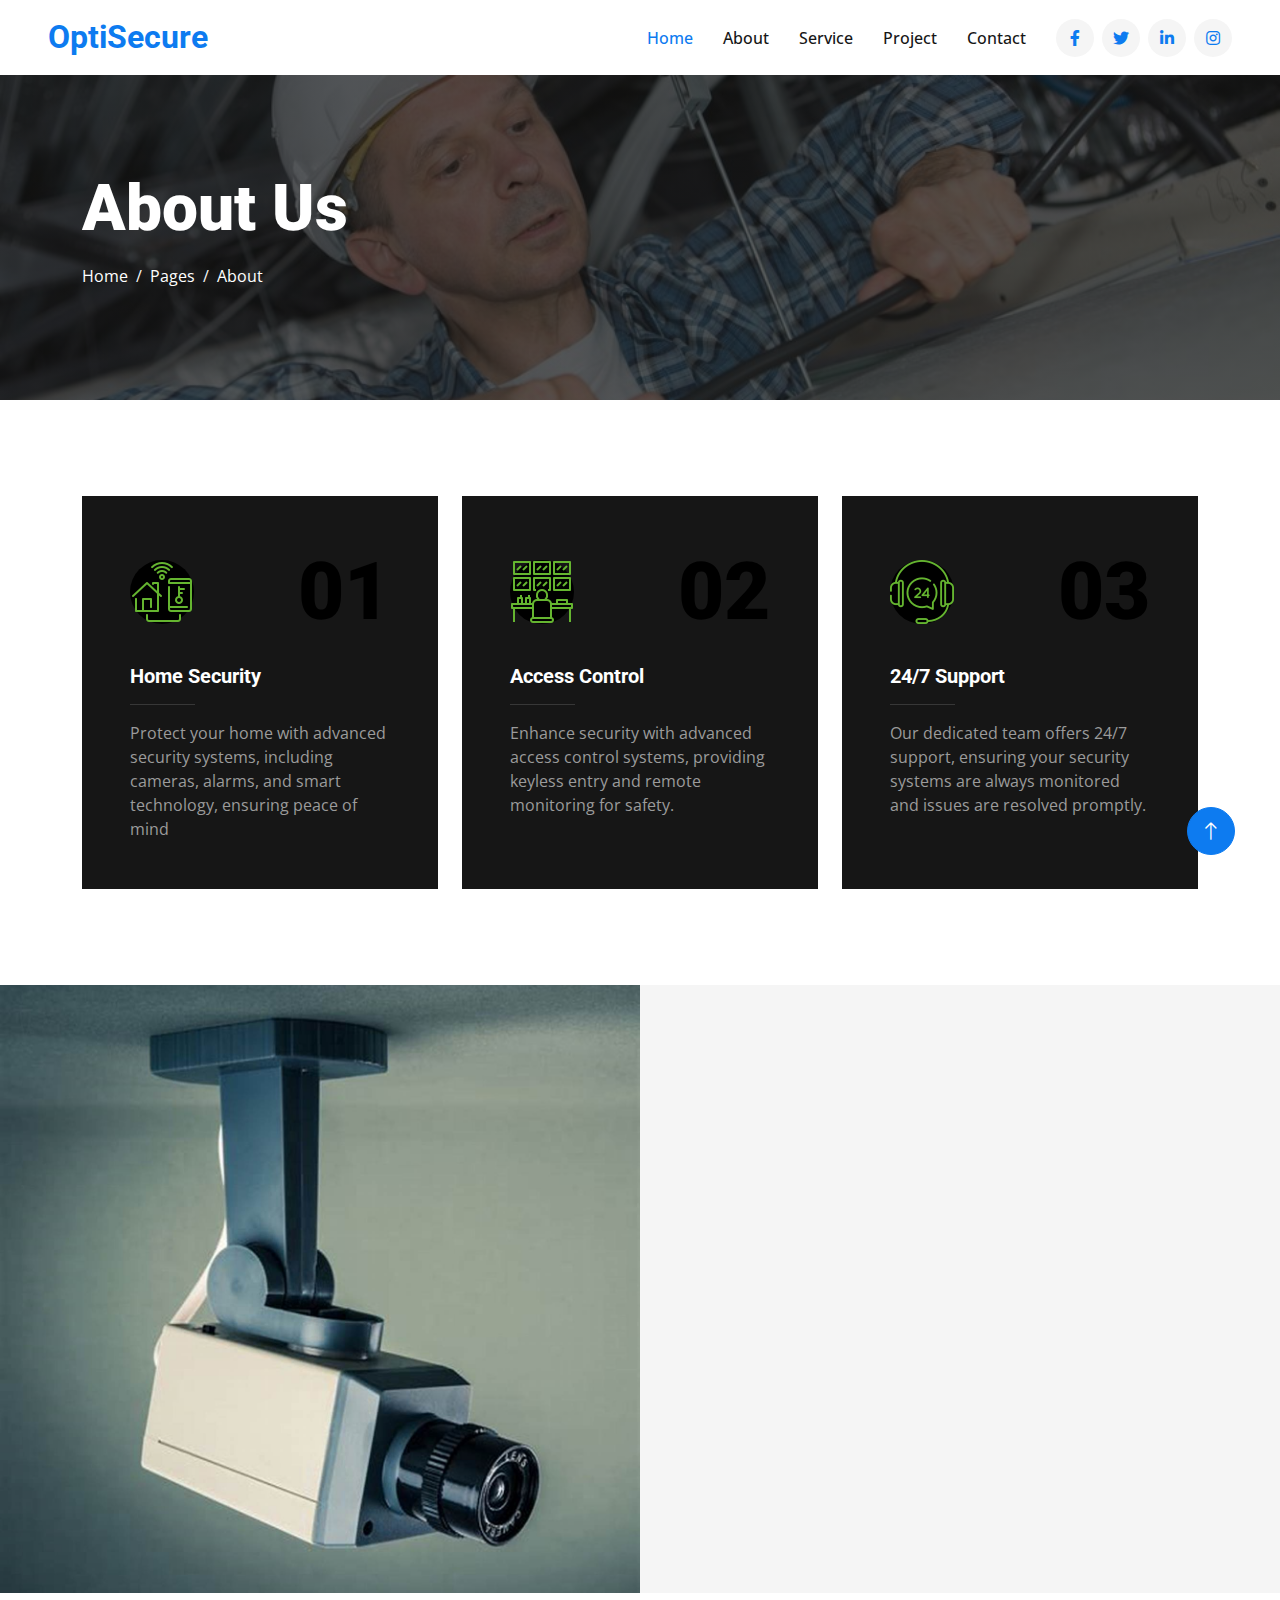
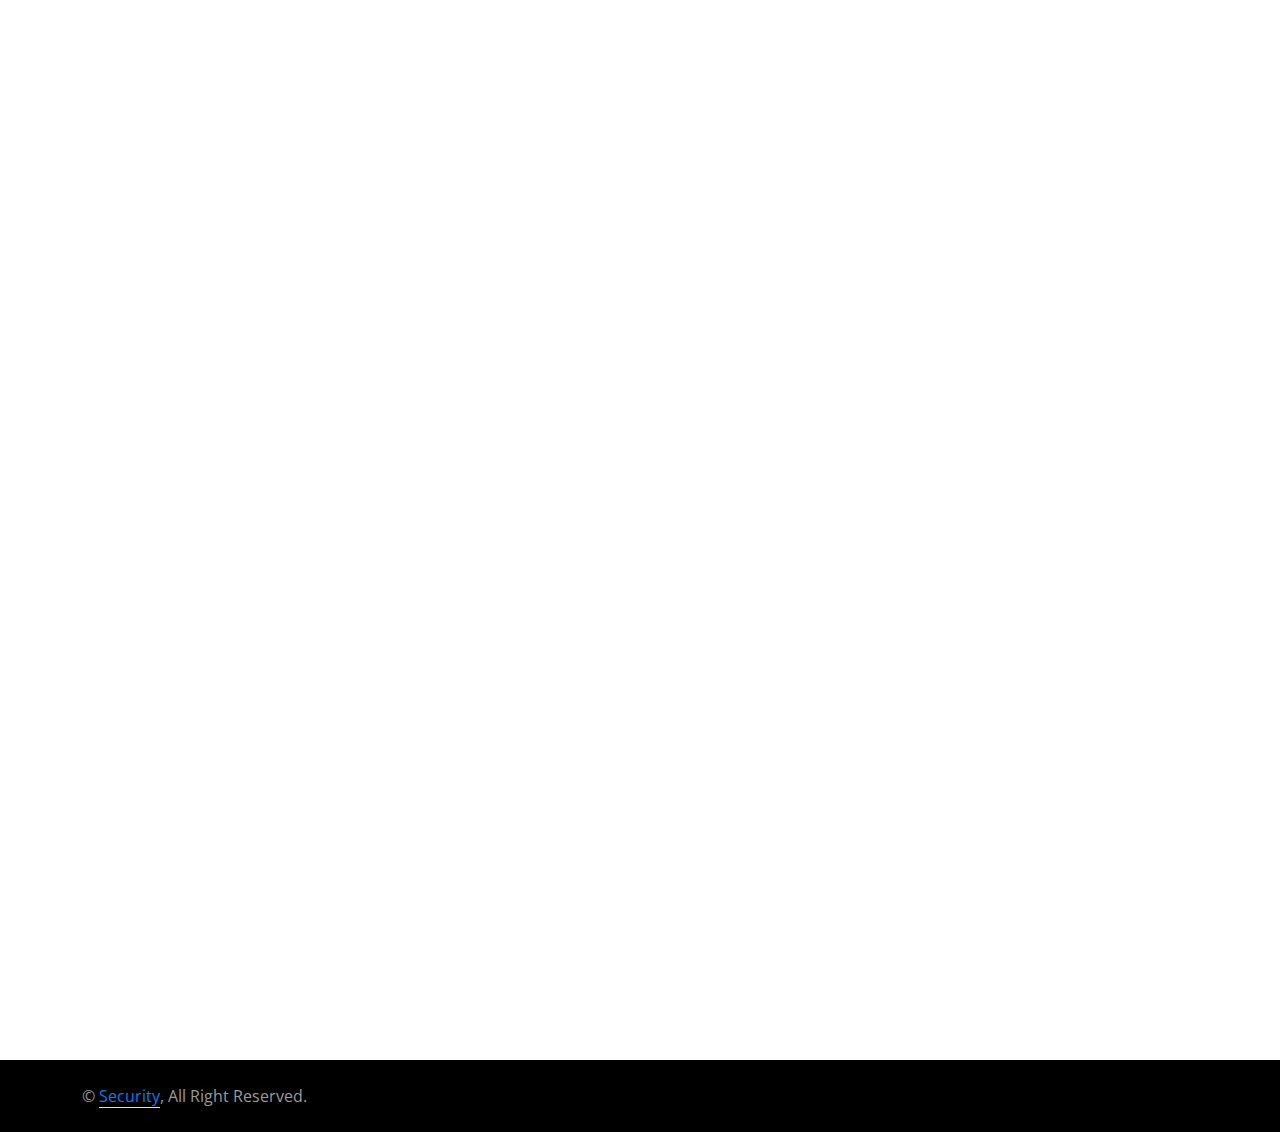
<file: about.html>
<!DOCTYPE html>
<html lang="en">

<head>
    <meta charset="utf-8">
    <title>OptiSecure</title>
    <meta content="width=device-width, initial-scale=1.0" name="viewport">
    <!-- Favicon -->
    <link href="img/favicon.ico" rel="icon">
    <!-- Google Web Fonts -->
    <link rel="preconnect" href="https://fonts.googleapis.com">
    <link rel="preconnect" href="https://fonts.gstatic.com" crossorigin>
    <link href="https://fonts.googleapis.com/css2?family=Open+Sans:wght@400;500&family=Roboto:wght@500;700;900&display=swap" rel="stylesheet"> 
    <!-- Icon Font -->
    <link href="https://cdnjs.cloudflare.com/ajax/libs/font-awesome/5.10.0/css/all.min.css" rel="stylesheet">
    <link href="https://cdn.jsdelivr.net/npm/bootstrap-icons@1.4.1/font/bootstrap-icons.css" rel="stylesheet">
    <!-- Libraries -->
    <link href="lib/animate/animate.min.css" rel="stylesheet">
    <link href="lib/owlcarousel/assets/owl.carousel.min.css" rel="stylesheet">
    <link href="lib/lightbox/css/lightbox.min.css" rel="stylesheet">
    <!-- Bootstrap -->
    <link href="css/bootstrap.min.css" rel="stylesheet">
    <!-- Stylesheet -->
    <link href="css/style.css" rel="stylesheet">
</head>

<body>
    <!-- Navbar Start -->
    <nav class="navContainer navbar navbar-expand-lg bg-white navbar-light sticky-top p-0 px-4 px-lg-5">
        <a href="index.html" class="navbar-brand d-flex align-items-center">
            <h2 class="m-0 text-primary">OptiSecure</h2>
        </a>
        <button type="button" class="navbar-toggler" data-bs-toggle="collapse" data-bs-target="#navbarCollapse">
            <span class="navbar-toggler-icon"></span>
        </button>
        <div class="collapse navbar-collapse" id="navbarCollapse">
            <div class="navbar-nav ms-auto py-4 py-lg-0">
                <a href="index.html" class="nav-item nav-link active">Home</a>
                <a href="about.html" class="nav-item nav-link">About</a>
                <a href="service.html" class="nav-item nav-link">Service</a>
                <a href="project.html" class="nav-item nav-link">Project</a>

                <a href="contact.html" class="nav-item nav-link">Contact</a>
            </div>
            <div class="h-100 d-lg-inline-flex align-items-center d-none">
                <a class="btn btn-square rounded-circle bg-light text-primary me-2" href=""><i class="fab fa-facebook-f"></i></a>
                <a class="btn btn-square rounded-circle bg-light text-primary me-2" href=""><i class="fab fa-twitter"></i></a>
                <a class="btn btn-square rounded-circle bg-light text-primary me-2" href=""><i class="fab fa-linkedin-in"></i></a>
                <a class="btn btn-square rounded-circle bg-light text-primary me-0" href=""><i class="fab fa-instagram"></i></a>
            </div>
        </div>
    </nav>
    <!-- Navbar End -->


    <!-- Page Header Start -->
    <div class="container-fluid page-header py-5 mb-5">
        <div class="container py-5">
            <h1 class="display-3 text-white mb-3 animated slideInDown">About Us</h1>
            <nav aria-label="breadcrumb animated slideInDown">
                <ol class="breadcrumb">
                    <li class="breadcrumb-item"><a class="text-white" href="#">Home</a></li>
                    <li class="breadcrumb-item"><a class="text-white" href="#">Pages</a></li>
                    <li class="breadcrumb-item text-white active" aria-current="page">About</li>
                </ol>
            </nav>
        </div>
    </div>
    <!-- Page Header End -->


    <!-- Facts Start -->
    <div class="container-xxl py-5">
        <div class="container">
            <div class="row g-4">
                <div class="col-md-6 col-lg-4 wow fadeIn" data-wow-delay="0.1s">
                    <div class="h-100 bg-dark p-4 p-xl-5">
                        <div class="d-flex align-items-center justify-content-between mb-4">
                            <div class="btn-square rounded-circle" style="width: 64px; height: 64px; background: #000000;">
                                <img class="img-fluid" src="img/icon/icon-3.png" alt="Icon">
                            </div>
                            <h1 class="display-1 mb-0" style="color: #000000;">01</h1>
                        </div>
                        <h5 class="text-white">Home Security</h5>
                        <hr class="w-25">
                        <span>Protect your home with advanced security systems, including cameras, alarms, and smart technology, ensuring peace of mind</span>
                    </div>
                </div>
                <div class="col-md-6 col-lg-4 wow fadeIn" data-wow-delay="0.3s">
                    <div class="h-100 bg-dark p-4 p-xl-5">
                        <div class="d-flex align-items-center justify-content-between mb-4">
                            <div class="btn-square rounded-circle" style="width: 64px; height: 64px; background: #000000;">
                                <img class="img-fluid" src="img/icon/icon-4.png" alt="Icon">
                            </div>
                            <h1 class="display-1 mb-0" style="color: #000000;">02</h1>
                        </div>
                        <h5 class="text-white">Access Control</h5>
                        <hr class="w-25">
                        <span>Enhance security with advanced access control systems, providing keyless entry and remote monitoring for safety.</span>
                    </div>
                </div>
                <div class="col-md-6 col-lg-4 wow fadeIn" data-wow-delay="0.5s">
                    <div class="h-100 bg-dark p-4 p-xl-5">
                        <div class="d-flex align-items-center justify-content-between mb-4">
                            <div class="btn-square rounded-circle" style="width: 64px; height: 64px; background: #000000;">
                                <img class="img-fluid" src="img/icon/icon-2.png" alt="Icon">
                            </div>
                            <h1 class="display-1 mb-0" style="color: #000000;">03</h1>
                        </div>
                        <h5 class="text-white">24/7 Support</h5>
                        <hr class="w-25">
                        <span>Our dedicated team offers 24/7 support, ensuring your security systems are always monitored and issues are resolved promptly.</span>
                    </div>
                </div>
            </div>
        </div>
    </div>
    <!-- Facts Start -->


    <!-- About Start -->
    <div class="container-fluid bg-light overflow-hidden my-5 px-lg-0">
        <div class="container about px-lg-0">
            <div class="row g-0 mx-lg-0">
                <div class="col-lg-6 ps-lg-0" style="min-height: 400px;">
                    <div class="position-relative h-100">
                        <img class="position-absolute img-fluid w-100 h-100" src="img/about.jpg" style="object-fit: cover;" alt="">
                    </div>
                </div>
                <div class="col-lg-6 about-text py-5 wow fadeIn" data-wow-delay="0.5s">
                    <div class="p-lg-5 pe-lg-0">
                        <div class="bg-primary mb-3" style="width: 60px; height: 2px;"></div>
                        <h1 class="display-5 mb-4">About Us</h1>
                        <p class="mb-4 pb-2">At our core, we provide top-tier security solutions tailored to your needs. Our systems integrate advanced technology for real-time monitoring and protection. With a focus on reliability and customer satisfaction, we ensure your property, assets, and loved ones are always safe and secure.</p>
                        <div class="row g-4 mb-4 pb-3">
                            <div class="col-sm-6 wow fadeIn" data-wow-delay="0.1s">
                                <div class="d-flex align-items-center">
                                    <div class="btn-square bg-white rounded-circle" style="width: 64px; height: 64px;">
                                        <img class="img-fluid" src="img/icon/icon-1.png" alt="Icon">
                                    </div>
                                    <div class="ms-4">
                                        <h2 class="mb-1" data-toggle="counter-up">1234</h2>
                                        <p class="fw-medium text-primary mb-0">Happy Clients</p>
                                    </div>
                                </div>
                            </div>
                            <div class="col-sm-6 wow fadeIn" data-wow-delay="0.3s">
                                <div class="d-flex align-items-center">
                                    <div class="btn-square bg-white rounded-circle" style="width: 64px; height: 64px;">
                                        <img class="img-fluid" src="img/icon/icon-5.png" alt="Icon">
                                    </div>
                                    <div class="ms-4">
                                        <h2 class="mb-1" data-toggle="counter-up">256</h2>
                                        <p class="fw-medium text-primary mb-0">Projects Done</p>
                                    </div>
                                </div>
                            </div>
                        </div>
                        <a href="" class="btn btn-primary rounded-pill py-3 px-5">Explore More</a>
                    </div>
                </div>
            </div>
        </div>
    </div>
    <!-- About End -->


    <!-- Team Start -->
    <div class="container-xxl py-5">
        <div class="container">
            <div class="text-center wow fadeInUp" data-wow-delay="0.1s">
                <div class="bg-primary mb-3 mx-auto" style="width: 60px; height: 2px;"></div>
                <h1 class="display-5 mb-5">Team Members</h1>
            </div>
            <div class="row g-4">
                <div class="col-lg-3 col-md-6 wow fadeInUp" data-wow-delay="0.1s">
                    <div class="team-item">
                        <div class="overflow-hidden position-relative">
                            <img class="img-fluid" src="img/team-1.jpg" alt="">
                            <div class="team-social">
                                <a class="btn btn-square btn-dark rounded-circle m-1" href=""><i class="fab fa-facebook-f"></i></a>
                                <a class="btn btn-square btn-dark rounded-circle m-1" href=""><i class="fab fa-twitter"></i></a>
                                <a class="btn btn-square btn-dark rounded-circle m-1" href=""><i class="fab fa-instagram"></i></a>
                            </div>
                        </div>
                        <div class="text-center p-4">
                            <h5 class="mb-0">John Smith</h5>
                            <span class="text-primary">Chief Security Officer (CSO)</span>
                        </div>
                    </div>
                </div>
                <div class="col-lg-3 col-md-6 wow fadeInUp" data-wow-delay="0.3s">
                    <div class="team-item">
                        <div class="overflow-hidden position-relative">
                            <img class="img-fluid" src="img/team-2.jpg" alt="">
                            <div class="team-social">
                                <a class="btn btn-square btn-dark rounded-circle m-1" href=""><i class="fab fa-facebook-f"></i></a>
                                <a class="btn btn-square btn-dark rounded-circle m-1" href=""><i class="fab fa-twitter"></i></a>
                                <a class="btn btn-square btn-dark rounded-circle m-1" href=""><i class="fab fa-instagram"></i></a>
                            </div>
                        </div>
                        <div class="text-center p-4">
                            <h5 class="mb-0">Sarah Johnson</h5>
                            <span class="text-primary">Security Analyst</span>
                        </div>
                    </div>
                </div>
                <div class="col-lg-3 col-md-6 wow fadeInUp" data-wow-delay="0.5s">
                    <div class="team-item">
                        <div class="overflow-hidden position-relative">
                            <img class="img-fluid" src="img/team-3.jpg" alt="">
                            <div class="team-social">
                                <a class="btn btn-square btn-dark rounded-circle m-1" href=""><i class="fab fa-facebook-f"></i></a>
                                <a class="btn btn-square btn-dark rounded-circle m-1" href=""><i class="fab fa-twitter"></i></a>
                                <a class="btn btn-square btn-dark rounded-circle m-1" href=""><i class="fab fa-instagram"></i></a>
                            </div>
                        </div>
                        <div class="text-center p-4">
                            <h5 class="mb-0">Michael Davis</h5>
                            <span class="text-primary">Head of Surveillance</span>
                        </div>
                    </div>
                </div>
                <div class="col-lg-3 col-md-6 wow fadeInUp" data-wow-delay="0.7s">
                    <div class="team-item">
                        <div class="overflow-hidden position-relative">
                            <img class="img-fluid" src="img/team-4.jpg" alt="">
                            <div class="team-social">
                                <a class="btn btn-square btn-dark rounded-circle m-1" href=""><i class="fab fa-facebook-f"></i></a>
                                <a class="btn btn-square btn-dark rounded-circle m-1" href=""><i class="fab fa-twitter"></i></a>
                                <a class="btn btn-square btn-dark rounded-circle m-1" href=""><i class="fab fa-instagram"></i></a>
                            </div>
                        </div>
                        <div class="text-center p-4">
                            <h5 class="mb-0">Emily White</h5>
                            <span class="text-primary">Access Control Specialist</span>
                        </div>
                    </div>
                </div>
            </div>
        </div>
    </div>
    <!-- Team End -->
        

    <!-- Footer Start -->
    <div class="footerContainer container-fluid bg-dark text-secondary footer mt-5 py-5 wow fadeIn" data-wow-delay="0.1s">
        <div class="container py-5">
            <div class="row g-5">
                <div class="col-lg-3 col-md-6">
                    <h5 class="text-light mb-4">Address</h5>
                    <p class="mb-2"><i class="fa fa-map-marker-alt me-3"></i>123 Street, New York, USA</p>
                    <p class="mb-2"><i class="fa fa-phone-alt me-3"></i>+012 345 67890</p>
                    <p class="mb-2"><i class="fa fa-envelope me-3"></i>info@example.com</p>
                    <div class="d-flex pt-2">
                        <a class="btn btn-square btn-outline-secondary rounded-circle me-2" href=""><i class="fab fa-twitter"></i></a>
                        <a class="btn btn-square btn-outline-secondary rounded-circle me-2" href=""><i class="fab fa-facebook-f"></i></a>
                        <a class="btn btn-square btn-outline-secondary rounded-circle me-2" href=""><i class="fab fa-youtube"></i></a>
                        <a class="btn btn-square btn-outline-secondary rounded-circle me-2" href=""><i class="fab fa-linkedin-in"></i></a>
                    </div>
                </div>
                <div class="col-lg-3 col-md-6">
                    <h5 class="text-light mb-4">Services</h5>
                    <a class="btn btn-link" href="">Business Security</a>
                    <a class="btn btn-link" href="">Fire Detection</a>
                    <a class="btn btn-link" href="">Alarm Systems</a>
                    <a class="btn btn-link" href="">CCTV & Video</a>
                    <a class="btn btn-link" href="">Smart Home</a>
                </div>
                <div class="col-lg-3 col-md-6">
                    <h5 class="text-light mb-4">Quick Links</h5>
                    <a class="btn btn-link" href="">About Us</a>
                    <a class="btn btn-link" href="">Contact Us</a>
                    <a class="btn btn-link" href="">Our Services</a>
                    <a class="btn btn-link" href="">Terms & Condition</a>
                    <a class="btn btn-link" href="">Support</a>
                </div>
                <div class="col-lg-3 col-md-6">
                    <h5 class="text-light mb-4">Newsletter</h5>
                    <p>Dolor amet sit justo amet elitr clita ipsum elitr est.</p>
                    <div class="position-relative w-100">
                        <input class="form-control bg-transparent border-secondary w-100 py-3 ps-4 pe-5" type="text" placeholder="Your email">
                        <button type="button" class="btn btn-primary py-2 position-absolute top-0 end-0 mt-2 me-2">SignUp</button>
                    </div>
                </div>
            </div>
            </div>
            
    </div>
    <!-- Footer End -->


    <!-- Copyright Start -->
    <div class="copyrightContainer container-fluid py-4" style="background: #000000;">
        <div class="container">
            <div class="row">
                <div class="col-md-6 text-center text-md-start mb-3 mb-md-0">
                    &copy; <a class="border-bottom" href="#">Security</a>, All Right Reserved.
                </div>
                </div>
            </div>
        </div>
    </div>
    <!-- Copyright End -->


    <!-- Back to Top -->
    <a href="#" class="btn btn-lg btn-primary btn-lg-square rounded-circle back-to-top"><i class="bi bi-arrow-up"></i></a>


    <!-- JavaScript Libraries -->
    <script src="https://code.jquery.com/jquery-3.4.1.min.js"></script>
    <script src="https://cdn.jsdelivr.net/npm/bootstrap@5.0.0/dist/js/bootstrap.bundle.min.js"></script>
    <script src="lib/wow/wow.min.js"></script>
    <script src="lib/easing/easing.min.js"></script>
    <script src="lib/waypoints/waypoints.min.js"></script>
    <script src="lib/counterup/counterup.min.js"></script>
    <script src="lib/owlcarousel/owl.carousel.min.js"></script>
    <script src="lib/isotope/isotope.pkgd.min.js"></script>
    <script src="lib/lightbox/js/lightbox.min.js"></script>

    <!-- Template Javascript -->
    <script src="js/main.js"></script>
</body>

</html>
</file>
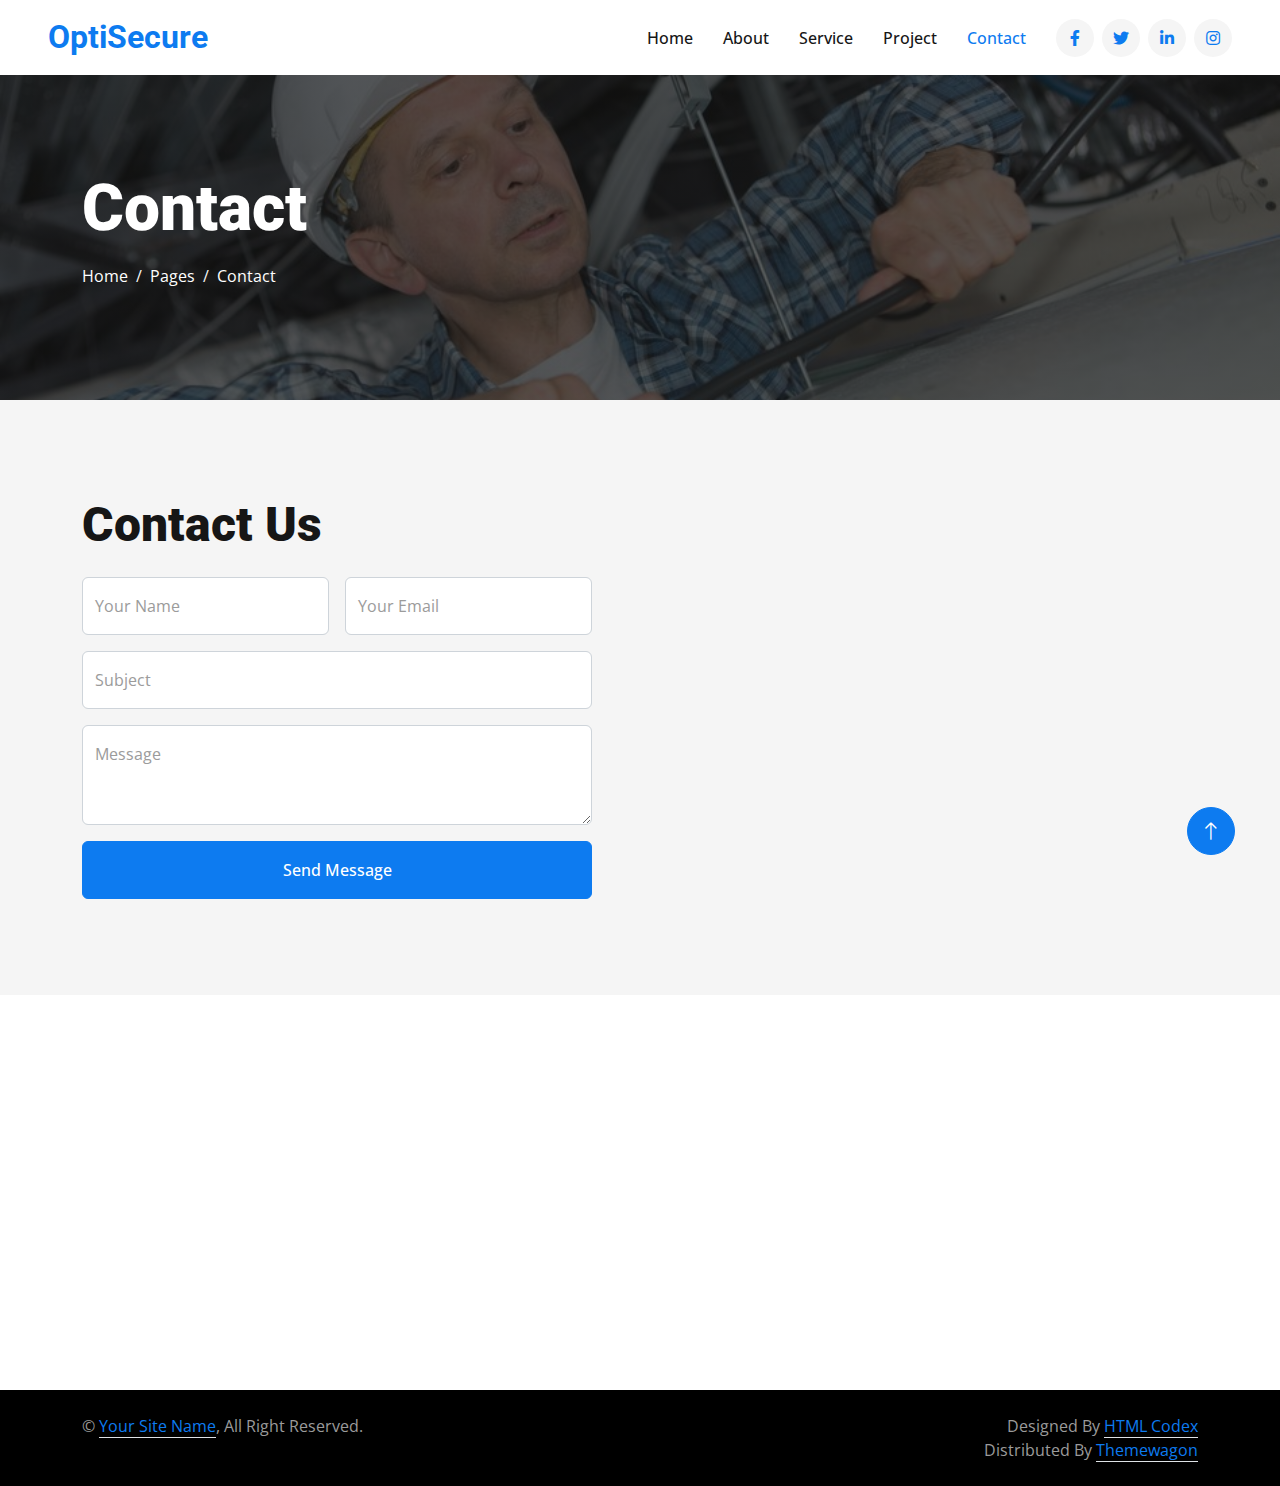
<file: contact.html>
<!DOCTYPE html>
<html lang="en">

<head>
    <meta charset="utf-8">
    <title>OptiSecure Website Template</title>
    <meta content="width=device-width, initial-scale=1.0" name="viewport">
    <meta content="" name="keywords">
    <meta content="" name="description">

    <!-- Favicon -->
    <link href="img/favicon.ico" rel="icon">

    <!-- Google Web Fonts -->
    <link rel="preconnect" href="https://fonts.googleapis.com">
    <link rel="preconnect" href="https://fonts.gstatic.com" crossorigin>
    <link href="https://fonts.googleapis.com/css2?family=Open+Sans:wght@400;500&family=Roboto:wght@500;700;900&display=swap" rel="stylesheet"> 

    <!-- Icon Font Stylesheet -->
    <link href="https://cdnjs.cloudflare.com/ajax/libs/font-awesome/5.10.0/css/all.min.css" rel="stylesheet">
    <link href="https://cdn.jsdelivr.net/npm/bootstrap-icons@1.4.1/font/bootstrap-icons.css" rel="stylesheet">

    <!-- Libraries Stylesheet -->
    <link href="lib/animate/animate.min.css" rel="stylesheet">
    <link href="lib/owlcarousel/assets/owl.carousel.min.css" rel="stylesheet">
    <link href="lib/lightbox/css/lightbox.min.css" rel="stylesheet">

    <!-- Customized Bootstrap Stylesheet -->
    <link href="css/bootstrap.min.css" rel="stylesheet">

    <!-- Template Stylesheet -->
    <link href="css/style.css" rel="stylesheet">
</head>

<body>

    <!-- Navbar Start -->
    <nav class="navContainer navbar navbar-expand-lg bg-white navbar-light sticky-top p-0 px-4 px-lg-5">
        <a href="index.html" class="navbar-brand d-flex align-items-center">
            <h2 class="m-0 text-primary">OptiSecure</h2>
        </a>
        <button type="button" class="navbar-toggler" data-bs-toggle="collapse" data-bs-target="#navbarCollapse">
            <span class="navbar-toggler-icon"></span>
        </button>
        <div class="collapse navbar-collapse" id="navbarCollapse">
            <div class="navbar-nav ms-auto py-4 py-lg-0">
                <a href="index.html" class="nav-item nav-link">Home</a>
                <a href="about.html" class="nav-item nav-link">About</a>
                <a href="service.html" class="nav-item nav-link">Service</a>
                <a href="project.html" class="nav-item nav-link">Project</a>

                <a href="contact.html" class="nav-item nav-link active">Contact</a>
            </div>
            <div class="h-100 d-lg-inline-flex align-items-center d-none">
                <a class="btn btn-square rounded-circle bg-light text-primary me-2" href=""><i class="fab fa-facebook-f"></i></a>
                <a class="btn btn-square rounded-circle bg-light text-primary me-2" href=""><i class="fab fa-twitter"></i></a>
                <a class="btn btn-square rounded-circle bg-light text-primary me-2" href=""><i class="fab fa-linkedin-in"></i></a>
                <a class="btn btn-square rounded-circle bg-light text-primary me-0" href=""><i class="fab fa-instagram"></i></a>
            </div>
        </div>
    </nav>
    <!-- Navbar End -->


    <!-- Page Header Start -->
    <div class="container-fluid page-header py-5">
        <div class="container py-5">
            <h1 class="display-3 text-white mb-3 animated slideInDown">Contact</h1>
            <nav aria-label="breadcrumb animated slideInDown">
                <ol class="breadcrumb">
                    <li class="breadcrumb-item"><a class="text-white" href="#">Home</a></li>
                    <li class="breadcrumb-item"><a class="text-white" href="#">Pages</a></li>
                    <li class="breadcrumb-item text-white active" aria-current="page">Contact</li>
                </ol>
            </nav>
        </div>
    </div>
    <!-- Page Header End -->


    <!-- Contact Start -->
    <div class="container-fluid bg-light overflow-hidden px-lg-0">
        <div class="container contact px-lg-0">
            <div class="row g-0 mx-lg-0">
                <div class="col-lg-6 contact-text py-5 wow fadeIn" data-wow-delay="0.5s">
                    <div class="p-lg-5 ps-lg-0">
                        <div class="section-title text-start">
                            <h1 class="display-5 mb-4">Contact Us</h1>
                        </div>
                        <form>
                            <div class="row g-3">
                                <div class="col-md-6">
                                    <div class="form-floating">
                                        <input type="text" class="form-control" id="name" placeholder="Your Name">
                                        <label for="name">Your Name</label>
                                    </div>
                                </div>
                                <div class="col-md-6">
                                    <div class="form-floating">
                                        <input type="email" class="form-control" id="email" placeholder="Your Email">
                                        <label for="email">Your Email</label>
                                    </div>
                                </div>
                                <div class="col-12">
                                    <div class="form-floating">
                                        <input type="text" class="form-control" id="subject" placeholder="Subject">
                                        <label for="subject">Subject</label>
                                    </div>
                                </div>
                                <div class="col-12">
                                    <div class="form-floating">
                                        <textarea class="form-control" placeholder="Leave a message here" id="message" style="height: 100px"></textarea>
                                        <label for="message">Message</label>
                                    </div>
                                </div>
                                <div class="col-12">
                                    <button class="btn btn-primary w-100 py-3" type="submit">Send Message</button>
                                </div>
                            </div>
                        </form>
                    </div>
                </div>
                <div class="col-lg-6 pe-lg-0" style="min-height: 400px;">
                    <div class="position-relative h-100">
                        <iframe class="position-absolute w-100 h-100" style="object-fit: cover;"
                        src="https://www.google.com/maps/embed?pb=!1m18!1m12!1m3!1d3001156.4288297426!2d-78.01371936852176!3d42.72876761954724!2m3!1f0!2f0!3f0!3m2!1i1024!2i768!4f13.1!3m3!1m2!1s0x4ccc4bf0f123a5a9%3A0xddcfc6c1de189567!2sNew%20York%2C%20USA!5e0!3m2!1sen!2sbd!4v1603794290143!5m2!1sen!2sbd"
                        frameborder="0" allowfullscreen="" aria-hidden="false"
                        tabindex="0"></iframe>
                    </div>
                </div>
            </div>
        </div>
    </div>
    <!-- Contact End -->


    <!-- Footer Start -->
    <div class="container-fluid bg-dark text-secondary footer py-5 wow fadeIn" data-wow-delay="0.1s">
        <div class="container py-5">
            <div class="row g-5">
                <div class="col-lg-3 col-md-6">
                    <h5 class="text-light mb-4">Address</h5>
                    <p class="mb-2"><i class="fa fa-map-marker-alt me-3"></i>123 Street, New York, USA</p>
                    <p class="mb-2"><i class="fa fa-phone-alt me-3"></i>+012 345 67890</p>
                    <p class="mb-2"><i class="fa fa-envelope me-3"></i>info@example.com</p>
                    <div class="d-flex pt-2">
                        <a class="btn btn-square btn-outline-secondary rounded-circle me-2" href=""><i class="fab fa-twitter"></i></a>
                        <a class="btn btn-square btn-outline-secondary rounded-circle me-2" href=""><i class="fab fa-facebook-f"></i></a>
                        <a class="btn btn-square btn-outline-secondary rounded-circle me-2" href=""><i class="fab fa-youtube"></i></a>
                        <a class="btn btn-square btn-outline-secondary rounded-circle me-2" href=""><i class="fab fa-linkedin-in"></i></a>
                    </div>
                </div>
                <div class="col-lg-3 col-md-6">
                    <h5 class="text-light mb-4">Services</h5>
                    <a class="btn btn-link" href="">Business Security</a>
                    <a class="btn btn-link" href="">Fire Detection</a>
                    <a class="btn btn-link" href="">Alarm Systems</a>
                    <a class="btn btn-link" href="">CCTV & Video</a>
                    <a class="btn btn-link" href="">Smart Home</a>
                </div>
                <div class="col-lg-3 col-md-6">
                    <h5 class="text-light mb-4">Quick Links</h5>
                    <a class="btn btn-link" href="">About Us</a>
                    <a class="btn btn-link" href="">Contact Us</a>
                    <a class="btn btn-link" href="">Our Services</a>
                    <a class="btn btn-link" href="">Terms & Condition</a>
                    <a class="btn btn-link" href="">Support</a>
                </div>
                <div class="col-lg-3 col-md-6">
                    <h5 class="text-light mb-4">Newsletter</h5>
                    <p>Dolor amet sit justo amet elitr clita ipsum elitr est.</p>
                    <div class="position-relative w-100">
                        <input class="form-control bg-transparent border-secondary w-100 py-3 ps-4 pe-5" type="text" placeholder="Your email">
                        <button type="button" class="btn btn-primary py-2 position-absolute top-0 end-0 mt-2 me-2">SignUp</button>
                    </div>
                </div>
            </div>
        </div>
    </div>
    <!-- Footer End -->


    <!-- Copyright Start -->
    <div class="copyrightContainer container-fluid py-4" style="background: #000000;">
        <div class="container">
            <div class="row">
                <div class="col-md-6 text-center text-md-start mb-3 mb-md-0">
                    &copy; <a class="border-bottom" href="#">Your Site Name</a>, All Right Reserved.
                </div>
                <div class="col-md-6 text-center text-md-end">
                    <!--/*** This template is free as long as you keep the footer author’s credit link/attribution link/backlink. If you'd like to use the template without the footer author’s credit link/attribution link/backlink, you can purchase the Credit Removal License from "https://htmlcodex.com/credit-removal". Thank you for your support. ***/-->
                    Designed By <a class="border-bottom" href="https://htmlcodex.com">HTML Codex</a>
                    <br>Distributed By <a class="border-bottom" href="https://themewagon.com/">Themewagon</a>
                </div>
            </div>
        </div>
    </div>
    <!-- Copyright End -->


    <!-- Back to Top -->
    <a href="#" class="btn btn-lg btn-primary btn-lg-square rounded-circle back-to-top"><i class="bi bi-arrow-up"></i></a>


    <!-- JavaScript Libraries -->
    <script src="https://code.jquery.com/jquery-3.4.1.min.js"></script>
    <script src="https://cdn.jsdelivr.net/npm/bootstrap@5.0.0/dist/js/bootstrap.bundle.min.js"></script>
    <script src="lib/wow/wow.min.js"></script>
    <script src="lib/easing/easing.min.js"></script>
    <script src="lib/waypoints/waypoints.min.js"></script>
    <script src="lib/counterup/counterup.min.js"></script>
    <script src="lib/owlcarousel/owl.carousel.min.js"></script>
    <script src="lib/isotope/isotope.pkgd.min.js"></script>
    <script src="lib/lightbox/js/lightbox.min.js"></script>

    <!-- Template Javascript -->
    <script src="js/main.js"></script>
</body>

</html>
</file>
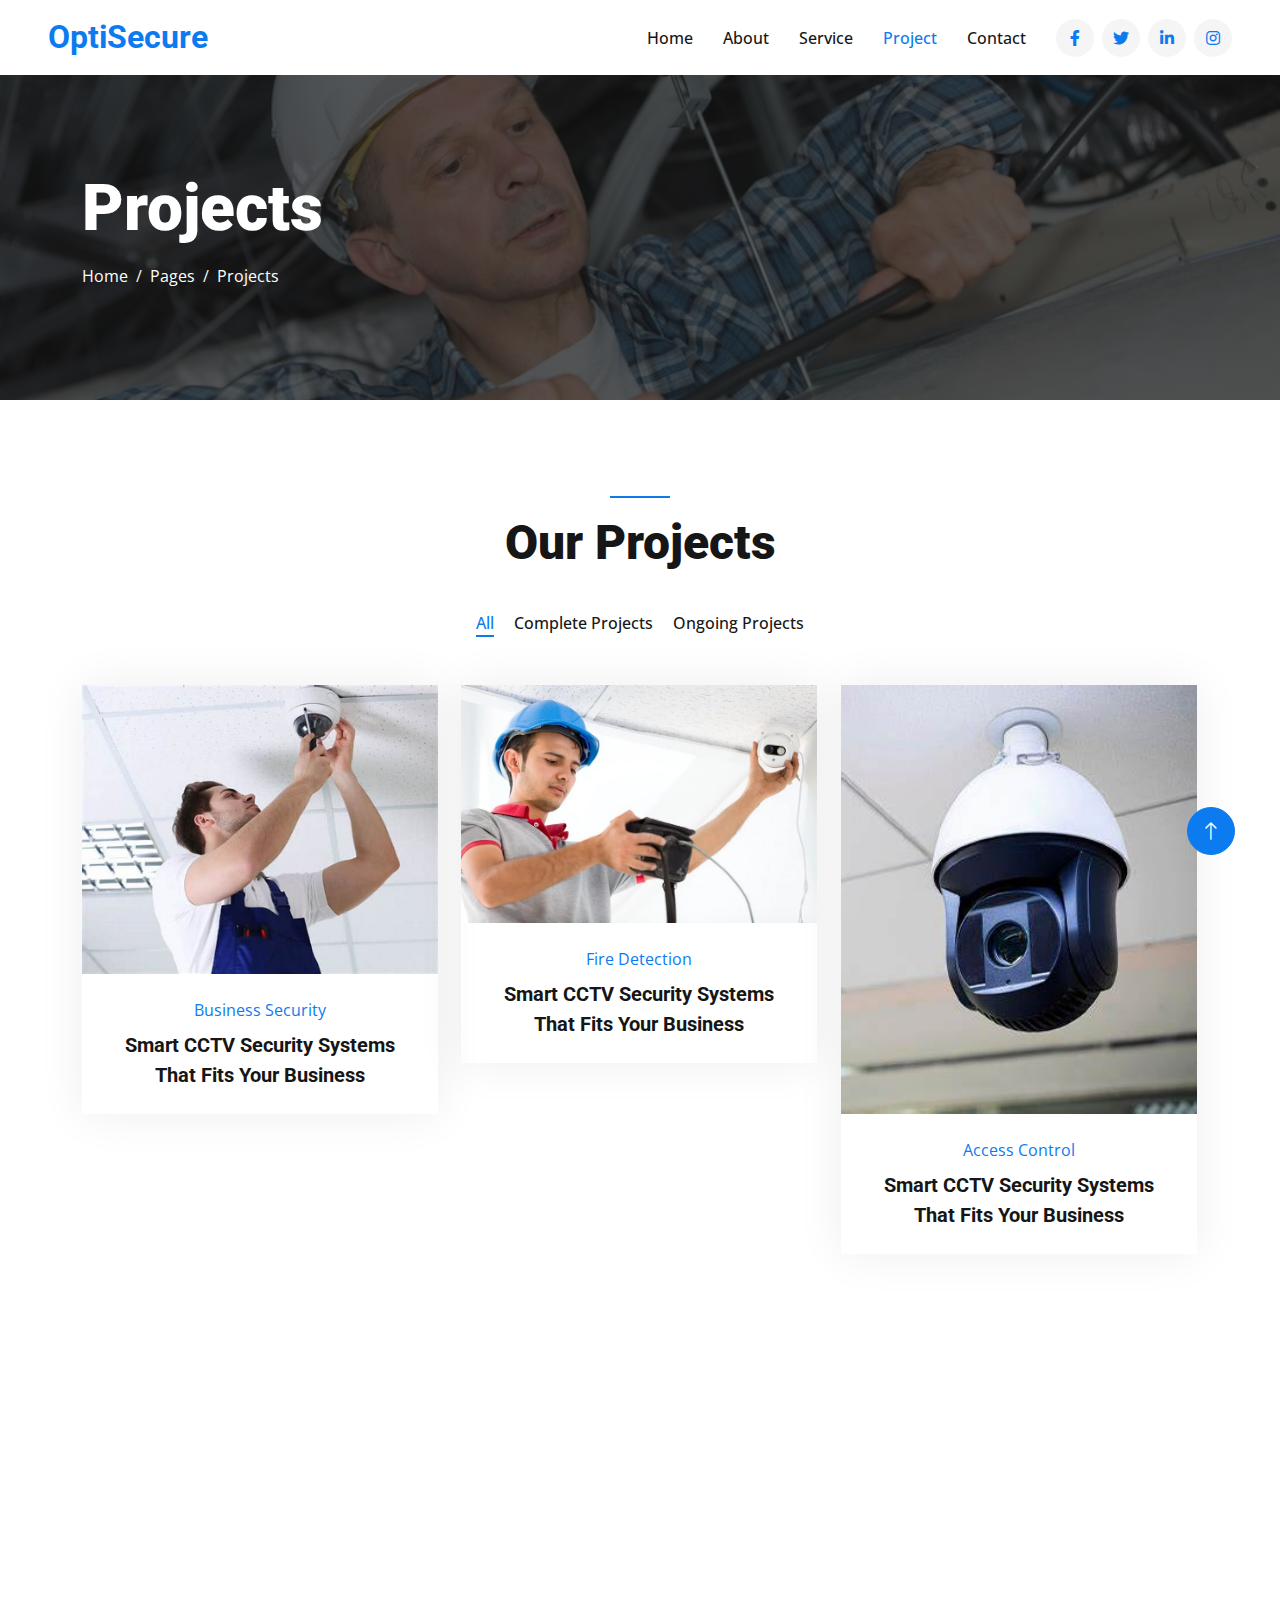
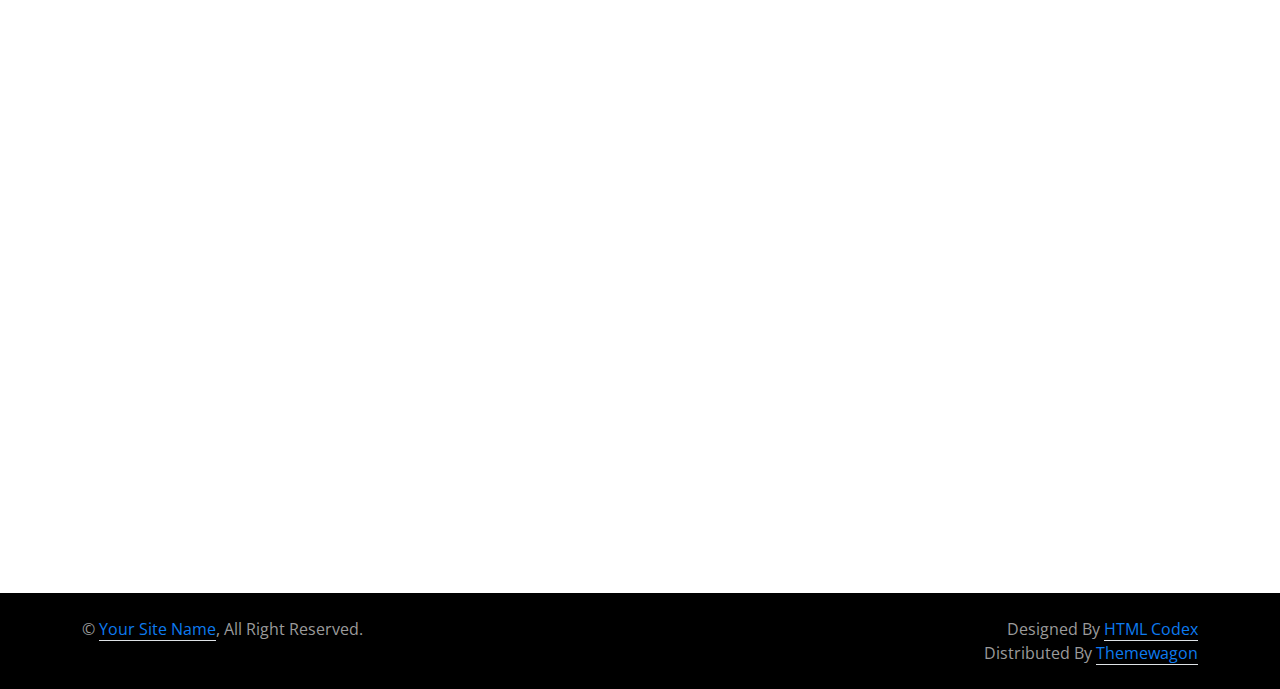
<file: project.html>
<!DOCTYPE html>
<html lang="en">

<head>
    <meta charset="utf-8">
    <title>OptiSecure Website Template</title>
    <meta content="width=device-width, initial-scale=1.0" name="viewport">
    <meta content="" name="keywords">
    <meta content="" name="description">

    <!-- Favicon -->
    <link href="img/favicon.ico" rel="icon">

    <!-- Google Web Fonts -->
    <link rel="preconnect" href="https://fonts.googleapis.com">
    <link rel="preconnect" href="https://fonts.gstatic.com" crossorigin>
    <link href="https://fonts.googleapis.com/css2?family=Open+Sans:wght@400;500&family=Roboto:wght@500;700;900&display=swap" rel="stylesheet"> 

    <!-- Icon Font Stylesheet -->
    <link href="https://cdnjs.cloudflare.com/ajax/libs/font-awesome/5.10.0/css/all.min.css" rel="stylesheet">
    <link href="https://cdn.jsdelivr.net/npm/bootstrap-icons@1.4.1/font/bootstrap-icons.css" rel="stylesheet">

    <!-- Libraries Stylesheet -->
    <link href="lib/animate/animate.min.css" rel="stylesheet">
    <link href="lib/owlcarousel/assets/owl.carousel.min.css" rel="stylesheet">
    <link href="lib/lightbox/css/lightbox.min.css" rel="stylesheet">

    <!-- Customized Bootstrap Stylesheet -->
    <link href="css/bootstrap.min.css" rel="stylesheet">

    <!-- Template Stylesheet -->
    <link href="css/style.css" rel="stylesheet">
</head>

<body>

    <!-- Navbar Start -->
    <nav class="navContainer navbar navbar-expand-lg bg-white navbar-light sticky-top p-0 px-4 px-lg-5">
        <a href="index.html" class="navbar-brand d-flex align-items-center">
            <h2 class="m-0 text-primary">OptiSecure</h2>
        </a>
        <button type="button" class="navbar-toggler" data-bs-toggle="collapse" data-bs-target="#navbarCollapse">
            <span class="navbar-toggler-icon"></span>
        </button>
        <div class="collapse navbar-collapse" id="navbarCollapse">
            <div class="navbar-nav ms-auto py-4 py-lg-0">
                <a href="index.html" class="nav-item nav-link">Home</a>
                <a href="about.html" class="nav-item nav-link">About</a>
                <a href="service.html" class="nav-item nav-link">Service</a>
                <a href="project.html" class="nav-item nav-link active">Project</a>

                <a href="contact.html" class="nav-item nav-link">Contact</a>
            </div>
            <div class="h-100 d-lg-inline-flex align-items-center d-none">
                <a class="btn btn-square rounded-circle bg-light text-primary me-2" href=""><i class="fab fa-facebook-f"></i></a>
                <a class="btn btn-square rounded-circle bg-light text-primary me-2" href=""><i class="fab fa-twitter"></i></a>
                <a class="btn btn-square rounded-circle bg-light text-primary me-2" href=""><i class="fab fa-linkedin-in"></i></a>
                <a class="btn btn-square rounded-circle bg-light text-primary me-0" href=""><i class="fab fa-instagram"></i></a>
            </div>
        </div>
    </nav>
    <!-- Navbar End -->


    <!-- Page Header Start -->
    <div class="container-fluid page-header py-5 mb-5">
        <div class="container py-5">
            <h1 class="display-3 text-white mb-3 animated slideInDown">Projects</h1>
            <nav aria-label="breadcrumb animated slideInDown">
                <ol class="breadcrumb">
                    <li class="breadcrumb-item"><a class="text-white" href="#">Home</a></li>
                    <li class="breadcrumb-item"><a class="text-white" href="#">Pages</a></li>
                    <li class="breadcrumb-item text-white active" aria-current="page">Projects</li>
                </ol>
            </nav>
        </div>
    </div>
    <!-- Page Header End -->


    <!-- Projects Start -->
    <div class="container-xxl py-5">
        <div class="container">
            <div class="text-center wow fadeInUp" data-wow-delay="0.1s">
                <div class="bg-primary mb-3 mx-auto" style="width: 60px; height: 2px;"></div>
                <h1 class="display-5 mb-5">Our Projects</h1>
            </div>
            <div class="row mt-n2 wow fadeInUp" data-wow-delay="0.3s">
                <div class="col-12 text-center">
                    <ul class="list-inline mb-5" id="portfolio-flters">
                        <li class="mx-2 active" data-filter="*">All</li>
                        <li class="mx-2" data-filter=".first">Complete Projects</li>
                        <li class="mx-2" data-filter=".second">Ongoing Projects</li>
                    </ul>
                </div>
            </div>
            <div class="row g-4 portfolio-container">
                <div class="col-lg-4 col-md-6 portfolio-item first wow fadeInUp" data-wow-delay="0.1s">
                    <div class="portfolio-inner">
                        <img class="img-fluid w-100" src="img/portfolio-1.jpg" alt="">
                        <div class="text-center p-4">
                            <p class="text-primary mb-2">Business Security</p>
                            <h5 class="lh-base mb-0">Smart CCTV Security Systems That Fits Your Business</h5>
                        </div>
                        <div class="portfolio-text text-center bg-white p-4">
                            <p class="text-primary mb-2">Business Security</p>
                            <h5 class="lh-base mb-3">Smart CCTV Security Systems That Fits Your Business</h5>
                            <div class="d-flex justify-content-center">
                                <a class="btn btn-square btn-primary rounded-circle mx-1" href="img/portfolio-1.jpg" data-lightbox="portfolio"><i class="fa fa-eye"></i></a>
                                <a class="btn btn-square btn-primary rounded-circle mx-1" href=""><i class="fa fa-link"></i></a>
                            </div>
                        </div>
                    </div>
                </div>
                <div class="col-lg-4 col-md-6 portfolio-item second wow fadeInUp" data-wow-delay="0.3s">
                    <div class="portfolio-inner">
                        <img class="img-fluid w-100" src="img/portfolio-2.jpg" alt="">
                        <div class="text-center p-4">
                            <p class="text-primary mb-2">Fire Detection</p>
                            <h5 class="lh-base mb-0">Smart CCTV Security Systems That Fits Your Business</h5>
                        </div>
                        <div class="portfolio-text text-center bg-white p-4">
                            <p class="text-primary mb-2">Fire Detection</p>
                            <h5 class="lh-base mb-3">Smart CCTV Security Systems That Fits Your Business</h5>
                            <div class="d-flex justify-content-center">
                                <a class="btn btn-square btn-primary rounded-circle mx-1" href="img/portfolio-2.jpg" data-lightbox="portfolio"><i class="fa fa-eye"></i></a>
                                <a class="btn btn-square btn-primary rounded-circle mx-1" href=""><i class="fa fa-link"></i></a>
                            </div>
                        </div>
                    </div>
                </div>
                <div class="col-lg-4 col-md-6 portfolio-item first wow fadeInUp" data-wow-delay="0.5s">
                    <div class="portfolio-inner">
                        <img class="img-fluid w-100" src="img/portfolio-3.jpg" alt="">
                        <div class="text-center p-4">
                            <p class="text-primary mb-2">Access Control</p>
                            <h5 class="lh-base mb-0">Smart CCTV Security Systems That Fits Your Business</h5>
                        </div>
                        <div class="portfolio-text text-center bg-white p-4">
                            <p class="text-primary mb-2">Access Control</p>
                            <h5 class="lh-base mb-3">Smart CCTV Security Systems That Fits Your Business</h5>
                            <div class="d-flex justify-content-center">
                                <a class="btn btn-square btn-primary rounded-circle mx-1" href="img/portfolio-3.jpg" data-lightbox="portfolio"><i class="fa fa-eye"></i></a>
                                <a class="btn btn-square btn-primary rounded-circle mx-1" href=""><i class="fa fa-link"></i></a>
                            </div>
                        </div>
                    </div>
                </div>
                <div class="col-lg-4 col-md-6 portfolio-item second wow fadeInUp" data-wow-delay="0.1s">
                    <div class="portfolio-inner">
                        <img class="img-fluid w-100" src="img/portfolio-4.jpg" alt="">
                        <div class="text-center p-4">
                            <p class="text-primary mb-2">Alarm Systems</p>
                            <h5 class="lh-base mb-0">Smart CCTV Security Systems That Fits Your Business</h5>
                        </div>
                        <div class="portfolio-text text-center bg-white p-4">
                            <p class="text-primary mb-2">Alarm Systems</p>
                            <h5 class="lh-base mb-3">Smart CCTV Security Systems That Fits Your Business</h5>
                            <div class="d-flex justify-content-center">
                                <a class="btn btn-square btn-primary rounded-circle mx-1" href="img/portfolio-4.jpg" data-lightbox="portfolio"><i class="fa fa-eye"></i></a>
                                <a class="btn btn-square btn-primary rounded-circle mx-1" href=""><i class="fa fa-link"></i></a>
                            </div>
                        </div>
                    </div>
                </div>
                <div class="col-lg-4 col-md-6 portfolio-item first wow fadeInUp" data-wow-delay="0.3s">
                    <div class="portfolio-inner">
                        <img class="img-fluid w-100" src="img/portfolio-5.jpg" alt="">
                        <div class="text-center p-4">
                            <p class="text-primary mb-2">CCTV & Video</p>
                            <h5 class="lh-base mb-0">Smart CCTV Security Systems That Fits Your Business</h5>
                        </div>
                        <div class="portfolio-text text-center bg-white p-4">
                            <p class="text-primary mb-2">CCTV & Video</p>
                            <h5 class="lh-base mb-3">Smart CCTV Security Systems That Fits Your Business</h5>
                            <div class="d-flex justify-content-center">
                                <a class="btn btn-square btn-primary rounded-circle mx-1" href="img/portfolio-5.jpg" data-lightbox="portfolio"><i class="fa fa-eye"></i></a>
                                <a class="btn btn-square btn-primary rounded-circle mx-1" href=""><i class="fa fa-link"></i></a>
                            </div>
                        </div>
                    </div>
                </div>
                <div class="col-lg-4 col-md-6 portfolio-item second wow fadeInUp" data-wow-delay="0.5s">
                    <div class="portfolio-inner">
                        <img class="img-fluid w-100" src="img/portfolio-6.jpg" alt="">
                        <div class="text-center p-4">
                            <p class="text-primary mb-2">Smart Home</p>
                            <h5 class="lh-base mb-0">Smart CCTV Security Systems That Fits Your Business</h5>
                        </div>
                        <div class="portfolio-text text-center bg-white p-4">
                            <p class="text-primary mb-2">Smart Home</p>
                            <h5 class="lh-base mb-3">Smart CCTV Security Systems That Fits Your Business</h5>
                            <div class="d-flex justify-content-center">
                                <a class="btn btn-square btn-primary rounded-circle mx-1" href="img/portfolio-6.jpg" data-lightbox="portfolio"><i class="fa fa-eye"></i></a>
                                <a class="btn btn-square btn-primary rounded-circle mx-1" href=""><i class="fa fa-link"></i></a>
                            </div>
                        </div>
                    </div>
                </div>
            </div>
        </div>
    </div>
    <!-- Projects End -->
        

    <!-- Footer Start -->
    <div class="footerContainer container-fluid bg-dark text-secondary footer mt-5 py-5 wow fadeIn" data-wow-delay="0.1s">
        <div class="container py-5">
            <div class="row g-5">
                <div class="col-lg-3 col-md-6">
                    <h5 class="text-light mb-4">Address</h5>
                    <p class="mb-2"><i class="fa fa-map-marker-alt me-3"></i>123 Street, New York, USA</p>
                    <p class="mb-2"><i class="fa fa-phone-alt me-3"></i>+012 345 67890</p>
                    <p class="mb-2"><i class="fa fa-envelope me-3"></i>info@example.com</p>
                    <div class="d-flex pt-2">
                        <a class="btn btn-square btn-outline-secondary rounded-circle me-2" href=""><i class="fab fa-twitter"></i></a>
                        <a class="btn btn-square btn-outline-secondary rounded-circle me-2" href=""><i class="fab fa-facebook-f"></i></a>
                        <a class="btn btn-square btn-outline-secondary rounded-circle me-2" href=""><i class="fab fa-youtube"></i></a>
                        <a class="btn btn-square btn-outline-secondary rounded-circle me-2" href=""><i class="fab fa-linkedin-in"></i></a>
                    </div>
                </div>
                <div class="col-lg-3 col-md-6">
                    <h5 class="text-light mb-4">Services</h5>
                    <a class="btn btn-link" href="">Business Security</a>
                    <a class="btn btn-link" href="">Fire Detection</a>
                    <a class="btn btn-link" href="">Alarm Systems</a>
                    <a class="btn btn-link" href="">CCTV & Video</a>
                    <a class="btn btn-link" href="">Smart Home</a>
                </div>
                <div class="col-lg-3 col-md-6">
                    <h5 class="text-light mb-4">Quick Links</h5>
                    <a class="btn btn-link" href="">About Us</a>
                    <a class="btn btn-link" href="">Contact Us</a>
                    <a class="btn btn-link" href="">Our Services</a>
                    <a class="btn btn-link" href="">Terms & Condition</a>
                    <a class="btn btn-link" href="">Support</a>
                </div>
                <div class="col-lg-3 col-md-6">
                    <h5 class="text-light mb-4">Newsletter</h5>
                    <p>Dolor amet sit justo amet elitr clita ipsum elitr est.</p>
                    <div class="position-relative w-100">
                        <input class="form-control bg-transparent border-secondary w-100 py-3 ps-4 pe-5" type="text" placeholder="Your email">
                        <button type="button" class="btn btn-primary py-2 position-absolute top-0 end-0 mt-2 me-2">SignUp</button>
                    </div>
                </div>
            </div>
            </div>
            
    </div>
    <!-- Footer End -->


    <!-- Copyright Start -->
    <div class="copyrightContainer container-fluid py-4" style="background: #000000;">
        <div class="container">
            <div class="row">
                <div class="col-md-6 text-center text-md-start mb-3 mb-md-0">
                    &copy; <a class="border-bottom" href="#">Your Site Name</a>, All Right Reserved.
                </div>
                <div class="col-md-6 text-center text-md-end">
                    <!--/*** This template is free as long as you keep the footer author’s credit link/attribution link/backlink. If you'd like to use the template without the footer author’s credit link/attribution link/backlink, you can purchase the Credit Removal License from "https://htmlcodex.com/credit-removal". Thank you for your support. ***/-->
                    Designed By <a class="border-bottom" href="https://htmlcodex.com">HTML Codex</a><br>Distributed By <a class="border-bottom" href="https://themewagon.com/">Themewagon</a> 
                </div>
            </div>
        </div>
    </div>
    <!-- Copyright End -->


    <!-- Back to Top -->
    <a href="#" class="btn btn-lg btn-primary btn-lg-square rounded-circle back-to-top"><i class="bi bi-arrow-up"></i></a>


    <!-- JavaScript Libraries -->
    <script src="https://code.jquery.com/jquery-3.4.1.min.js"></script>
    <script src="https://cdn.jsdelivr.net/npm/bootstrap@5.0.0/dist/js/bootstrap.bundle.min.js"></script>
    <script src="lib/wow/wow.min.js"></script>
    <script src="lib/easing/easing.min.js"></script>
    <script src="lib/waypoints/waypoints.min.js"></script>
    <script src="lib/counterup/counterup.min.js"></script>
    <script src="lib/owlcarousel/owl.carousel.min.js"></script>
    <script src="lib/isotope/isotope.pkgd.min.js"></script>
    <script src="lib/lightbox/js/lightbox.min.js"></script>

    <!-- Template Javascript -->
    <script src="js/main.js"></script>
</body>

</html>
</file>
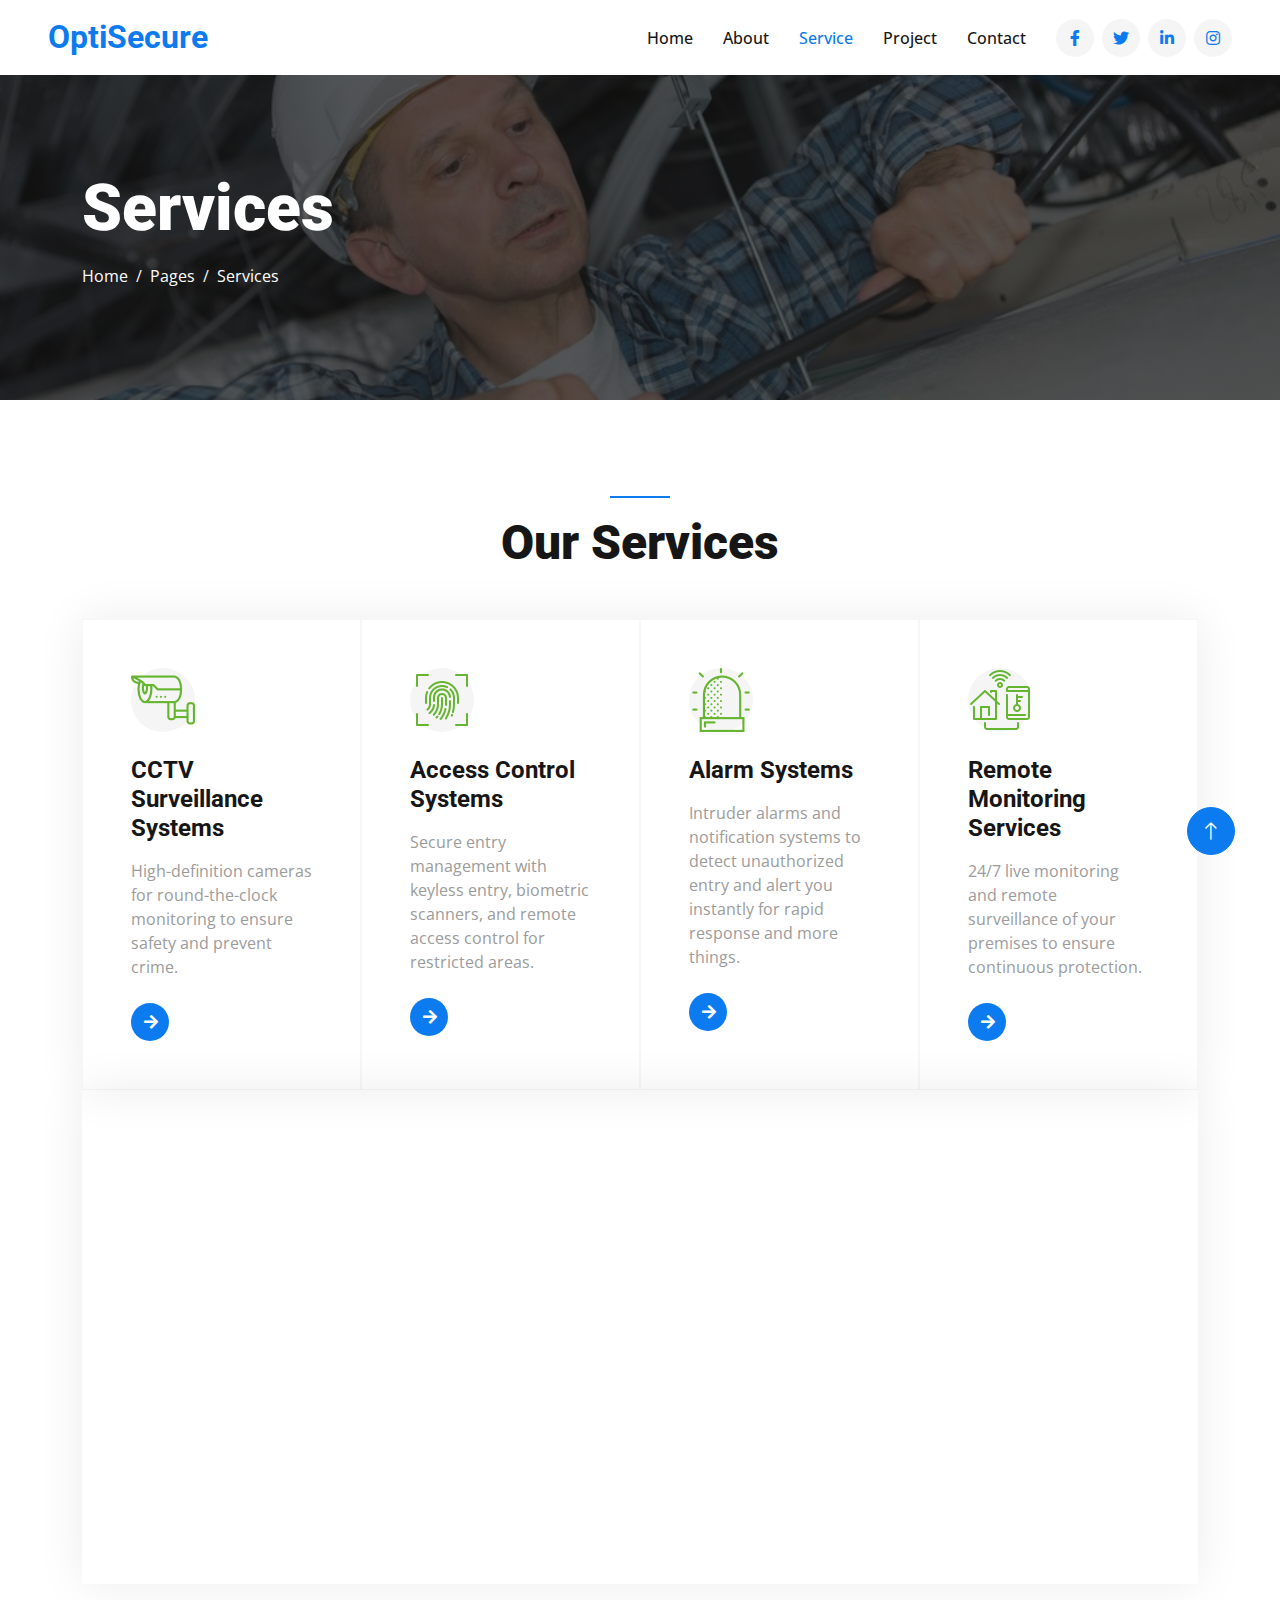
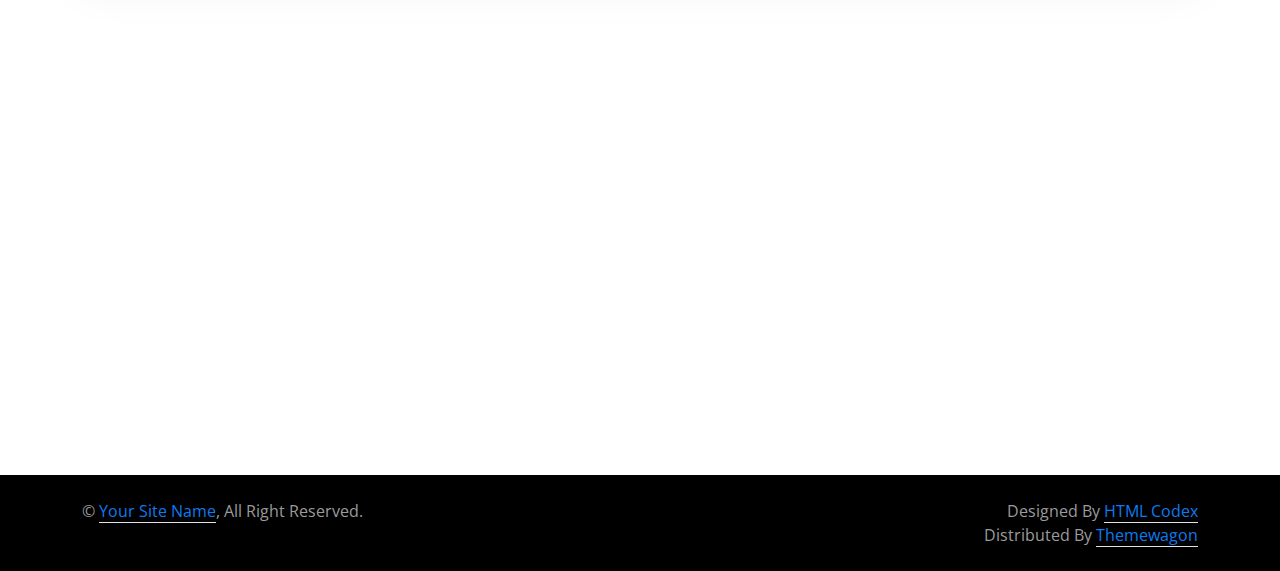
<file: service.html>
<!DOCTYPE html>
<html lang="en">

<head>
    <meta charset="utf-8">
    <title>OptiSecure Website Template</title>
    <meta content="width=device-width, initial-scale=1.0" name="viewport">
    <meta content="" name="keywords">
    <meta content="" name="description">

    <!-- Favicon -->
    <link href="img/favicon.ico" rel="icon">

    <!-- Google Web Fonts -->
    <link rel="preconnect" href="https://fonts.googleapis.com">
    <link rel="preconnect" href="https://fonts.gstatic.com" crossorigin>
    <link href="https://fonts.googleapis.com/css2?family=Open+Sans:wght@400;500&family=Roboto:wght@500;700;900&display=swap" rel="stylesheet"> 

    <!-- Icon Font Stylesheet -->
    <link href="https://cdnjs.cloudflare.com/ajax/libs/font-awesome/5.10.0/css/all.min.css" rel="stylesheet">
    <link href="https://cdn.jsdelivr.net/npm/bootstrap-icons@1.4.1/font/bootstrap-icons.css" rel="stylesheet">

    <!-- Libraries Stylesheet -->
    <link href="lib/animate/animate.min.css" rel="stylesheet">
    <link href="lib/owlcarousel/assets/owl.carousel.min.css" rel="stylesheet">
    <link href="lib/lightbox/css/lightbox.min.css" rel="stylesheet">

    <!-- Customized Bootstrap Stylesheet -->
    <link href="css/bootstrap.min.css" rel="stylesheet">

    <!-- Template Stylesheet -->
    <link href="css/style.css" rel="stylesheet">
</head>

<body>

    <!-- Navbar Start -->
    <nav class="navContainer navbar navbar-expand-lg bg-white navbar-light sticky-top p-0 px-4 px-lg-5">
        <a href="index.html" class="navbar-brand d-flex align-items-center">
            <h2 class="m-0 text-primary">OptiSecure</h2>
        </a>
        <button type="button" class="navbar-toggler" data-bs-toggle="collapse" data-bs-target="#navbarCollapse">
            <span class="navbar-toggler-icon"></span>
        </button>
        <div class="collapse navbar-collapse" id="navbarCollapse">
            <div class="navbar-nav ms-auto py-4 py-lg-0">
                <a href="index.html" class="nav-item nav-link">Home</a>
                <a href="about.html" class="nav-item nav-link">About</a>
                <a href="service.html" class="nav-item nav-link active">Service</a>
                <a href="project.html" class="nav-item nav-link">Project</a>

                <a href="contact.html" class="nav-item nav-link">Contact</a>
            </div>
            <div class="h-100 d-lg-inline-flex align-items-center d-none">
                <a class="btn btn-square rounded-circle bg-light text-primary me-2" href=""><i class="fab fa-facebook-f"></i></a>
                <a class="btn btn-square rounded-circle bg-light text-primary me-2" href=""><i class="fab fa-twitter"></i></a>
                <a class="btn btn-square rounded-circle bg-light text-primary me-2" href=""><i class="fab fa-linkedin-in"></i></a>
                <a class="btn btn-square rounded-circle bg-light text-primary me-0" href=""><i class="fab fa-instagram"></i></a>
            </div>
        </div>
    </nav>
    <!-- Navbar End -->


    <!-- Page Header Start -->
    <div class="container-fluid page-header py-5 mb-5">
        <div class="container py-5">
            <h1 class="display-3 text-white mb-3 animated slideInDown">Services</h1>
            <nav aria-label="breadcrumb animated slideInDown">
                <ol class="breadcrumb">
                    <li class="breadcrumb-item"><a class="text-white" href="#">Home</a></li>
                    <li class="breadcrumb-item"><a class="text-white" href="#">Pages</a></li>
                    <li class="breadcrumb-item text-white active" aria-current="page">Services</li>
                </ol>
            </nav>
        </div>
    </div>
    <!-- Page Header End -->


    <!-- Service Start -->
    <div class="container-xxl py-5">
        <div class="container">
            <div class="text-center">
                <div class="bg-primary mb-3 mx-auto" style="width: 60px; height: 2px;"></div>
                <h1 class="display-5 mb-5">Our Services</h1>
            </div>
            <div class="row g-0 service-row">
                <div class="col-md-6 col-lg-3 wow fadeIn" data-wow-delay="0.1s">
                    <div class="service-item border h-100 p-5">
                        <div class="btn-square bg-light rounded-circle mb-4" style="width: 64px; height: 64px;">
                            <img class="img-fluid" src="img/icon/icon-6.png" alt="Icon">
                        </div>
                        <h4 class="mb-3">CCTV Surveillance Systems</h4>
                        <p class="mb-4">High-definition cameras for round-the-clock monitoring to ensure safety and prevent crime.</p>
                        <a class="btn" href=""><i class="fa fa-arrow-right text-white me-3"></i>Read More</a>
                    </div>
                </div>
                <div class="col-md-6 col-lg-3 wow fadeIn" data-wow-delay="0.3s">
                    <div class="service-item border h-100 p-5">
                        <div class="btn-square bg-light rounded-circle mb-4" style="width: 64px; height: 64px;">
                            <img class="img-fluid" src="img/icon/icon-8.png" alt="Icon">
                        </div>
                        <h4 class="mb-3">Access Control Systems</h4>
                        <p class="mb-4">Secure entry management with keyless entry, biometric scanners, and remote access control for restricted areas.</p>
                        <a class="btn" href=""><i class="fa fa-arrow-right text-white me-3"></i>Read More</a>
                    </div>
                </div>
                <div class="col-md-6 col-lg-3 wow fadeIn" data-wow-delay="0.5s">
                    <div class="service-item border h-100 p-5">
                        <div class="btn-square bg-light rounded-circle mb-4" style="width: 64px; height: 64px;">
                            <img class="img-fluid" src="img/icon/icon-9.png" alt="Icon">
                        </div>
                        <h4 class="mb-3">Alarm Systems</h4>
                        <p class="mb-4">Intruder alarms and notification systems to detect unauthorized entry and alert you instantly for rapid response and more things.</p>
                        <a class="btn" href=""><i class="fa fa-arrow-right text-white me-3"></i>Read More</a>
                    </div>
                </div>
                <div class="col-md-6 col-lg-3 wow fadeIn" data-wow-delay="0.7s">
                    <div class="service-item border h-100 p-5">
                        <div class="btn-square bg-light rounded-circle mb-4" style="width: 64px; height: 64px;">
                            <img class="img-fluid" src="img/icon/icon-3.png" alt="Icon">
                        </div>
                        <h4 class="mb-3">Remote Monitoring Services</h4>
                        <p class="mb-4">24/7 live monitoring and remote surveillance of your premises to ensure continuous protection.</p>
                        <a class="btn" href=""><i class="fa fa-arrow-right text-white me-3"></i>Read More</a>
                    </div>
                </div>
            </div>
            <div class="row g-0 service-row">
                <div class="col-md-6 col-lg-3 wow fadeIn" data-wow-delay="0.1s">
                    <div class="service-item border h-100 p-5">
                        <div class="btn-square bg-light rounded-circle mb-4" style="width: 64px; height: 64px;">
                            <img class="img-fluid" src="img/icon/icon-6.png" alt="Icon">
                        </div>
                        <h4 class="mb-3">Security Patrol Services</h4>
                        <p class="mb-4">On-site security guards and mobile patrols for physical monitoring, deterrence of potential threats, and incident response.</p>
                        <a class="btn" href=""><i class="fa fa-arrow-right text-white me-3"></i>Read More</a>
                    </div>
                </div>
                <div class="col-md-6 col-lg-3 wow fadeIn" data-wow-delay="0.3s">
                    <div class="service-item border h-100 p-5">
                        <div class="btn-square bg-light rounded-circle mb-4" style="width: 64px; height: 64px;">
                            <img class="img-fluid" src="img/icon/icon-8.png" alt="Icon">
                        </div>
                        <h4 class="mb-3">Fire and Smoke Detection Systems</h4>
                        <p class="mb-4">Early-warning systems that detect fire, smoke, or hazardous conditions to keep people and property safe.</p>
                        <a class="btn" href=""><i class="fa fa-arrow-right text-white me-3"></i>Read More</a>
                    </div>
                </div>
                <div class="col-md-6 col-lg-3 wow fadeIn" data-wow-delay="0.5s">
                    <div class="service-item border h-100 p-5">
                        <div class="btn-square bg-light rounded-circle mb-4" style="width: 64px; height: 64px;">
                            <img class="img-fluid" src="img/icon/icon-9.png" alt="Icon">
                        </div>
                        <h4 class="mb-3">Smart Home/Business Integration</h4>
                        <p class="mb-4">Integration of security systems with smart devices for convenient control and automation from anywhere.</p>
                        <a class="btn" href=""><i class="fa fa-arrow-right text-white me-3"></i>Read More</a>
                    </div>
                </div>
                <div class="col-md-6 col-lg-3 wow fadeIn" data-wow-delay="0.7s">
                    <div class="service-item border h-100 p-5">
                        <div class="btn-square bg-light rounded-circle mb-4" style="width: 64px; height: 64px;">
                            <img class="img-fluid" src="img/icon/icon-3.png" alt="Icon">
                        </div>
                        <h4 class="mb-3">Emergency Response Services</h4>
                        <p class="mb-4">Rapid response teams ready to handle emergency situations like break-ins, ensuring prompt.</p>
                        <a class="btn" href=""><i class="fa fa-arrow-right text-white me-3"></i>Read More</a>
                    </div>
                </div>
            </div>
        </div>
    </div>
    <!-- Service End -->
        

    <!-- Footer Start -->
    <div class="footerContainer container-fluid bg-dark text-secondary footer mt-5 py-5 wow fadeIn" data-wow-delay="0.1s">
        <div class="container py-5">
            <div class="row g-5">
                <div class="col-lg-3 col-md-6">
                    <h5 class="text-light mb-4">Address</h5>
                    <p class="mb-2"><i class="fa fa-map-marker-alt me-3"></i>123 Street, New York, USA</p>
                    <p class="mb-2"><i class="fa fa-phone-alt me-3"></i>+012 345 67890</p>
                    <p class="mb-2"><i class="fa fa-envelope me-3"></i>info@example.com</p>
                    <div class="d-flex pt-2">
                        <a class="btn btn-square btn-outline-secondary rounded-circle me-2" href=""><i class="fab fa-twitter"></i></a>
                        <a class="btn btn-square btn-outline-secondary rounded-circle me-2" href=""><i class="fab fa-facebook-f"></i></a>
                        <a class="btn btn-square btn-outline-secondary rounded-circle me-2" href=""><i class="fab fa-youtube"></i></a>
                        <a class="btn btn-square btn-outline-secondary rounded-circle me-2" href=""><i class="fab fa-linkedin-in"></i></a>
                    </div>
                </div>
                <div class="col-lg-3 col-md-6">
                    <h5 class="text-light mb-4">Services</h5>
                    <a class="btn btn-link" href="">Business Security</a>
                    <a class="btn btn-link" href="">Fire Detection</a>
                    <a class="btn btn-link" href="">Alarm Systems</a>
                    <a class="btn btn-link" href="">CCTV & Video</a>
                    <a class="btn btn-link" href="">Smart Home</a>
                </div>
                <div class="col-lg-3 col-md-6">
                    <h5 class="text-light mb-4">Quick Links</h5>
                    <a class="btn btn-link" href="">About Us</a>
                    <a class="btn btn-link" href="">Contact Us</a>
                    <a class="btn btn-link" href="">Our Services</a>
                    <a class="btn btn-link" href="">Terms & Condition</a>
                    <a class="btn btn-link" href="">Support</a>
                </div>
                <div class="col-lg-3 col-md-6">
                    <h5 class="text-light mb-4">Newsletter</h5>
                    <p>Dolor amet sit justo amet elitr clita ipsum elitr est.</p>
                    <div class="position-relative w-100">
                        <input class="form-control bg-transparent border-secondary w-100 py-3 ps-4 pe-5" type="text" placeholder="Your email">
                        <button type="button" class="btn btn-primary py-2 position-absolute top-0 end-0 mt-2 me-2">SignUp</button>
                    </div>
                </div>
            </div>
            </div>
            
    </div>
    <!-- Footer End -->


    <!-- Copyright Start -->
    <div class="copyrightContainer container-fluid py-4" style="background: #000000;">
        <div class="container">
            <div class="row">
                <div class="col-md-6 text-center text-md-start mb-3 mb-md-0">
                    &copy; <a class="border-bottom" href="#">Your Site Name</a>, All Right Reserved.
                </div>
                <div class="col-md-6 text-center text-md-end">
                    <!--/*** This template is free as long as you keep the footer author’s credit link/attribution link/backlink. If you'd like to use the template without the footer author’s credit link/attribution link/backlink, you can purchase the Credit Removal License from "https://htmlcodex.com/credit-removal". Thank you for your support. ***/-->
                    Designed By <a class="border-bottom" href="https://htmlcodex.com">HTML Codex</a><br>Distributed By <a class="border-bottom" href="https://themewagon.com/">Themewagon</a>
                </div>
            </div>
        </div>
    </div>
    <!-- Copyright End -->


    <!-- Back to Top -->
    <a href="#" class="btn btn-lg btn-primary btn-lg-square rounded-circle back-to-top"><i class="bi bi-arrow-up"></i></a>


    <!-- JavaScript Libraries -->
    <script src="https://code.jquery.com/jquery-3.4.1.min.js"></script>
    <script src="https://cdn.jsdelivr.net/npm/bootstrap@5.0.0/dist/js/bootstrap.bundle.min.js"></script>
    <script src="lib/wow/wow.min.js"></script>
    <script src="lib/easing/easing.min.js"></script>
    <script src="lib/waypoints/waypoints.min.js"></script>
    <script src="lib/counterup/counterup.min.js"></script>
    <script src="lib/owlcarousel/owl.carousel.min.js"></script>
    <script src="lib/isotope/isotope.pkgd.min.js"></script>
    <script src="lib/lightbox/js/lightbox.min.js"></script>

    <!-- Template Javascript -->
    <script src="js/main.js"></script>
</body>

</html>
</file>
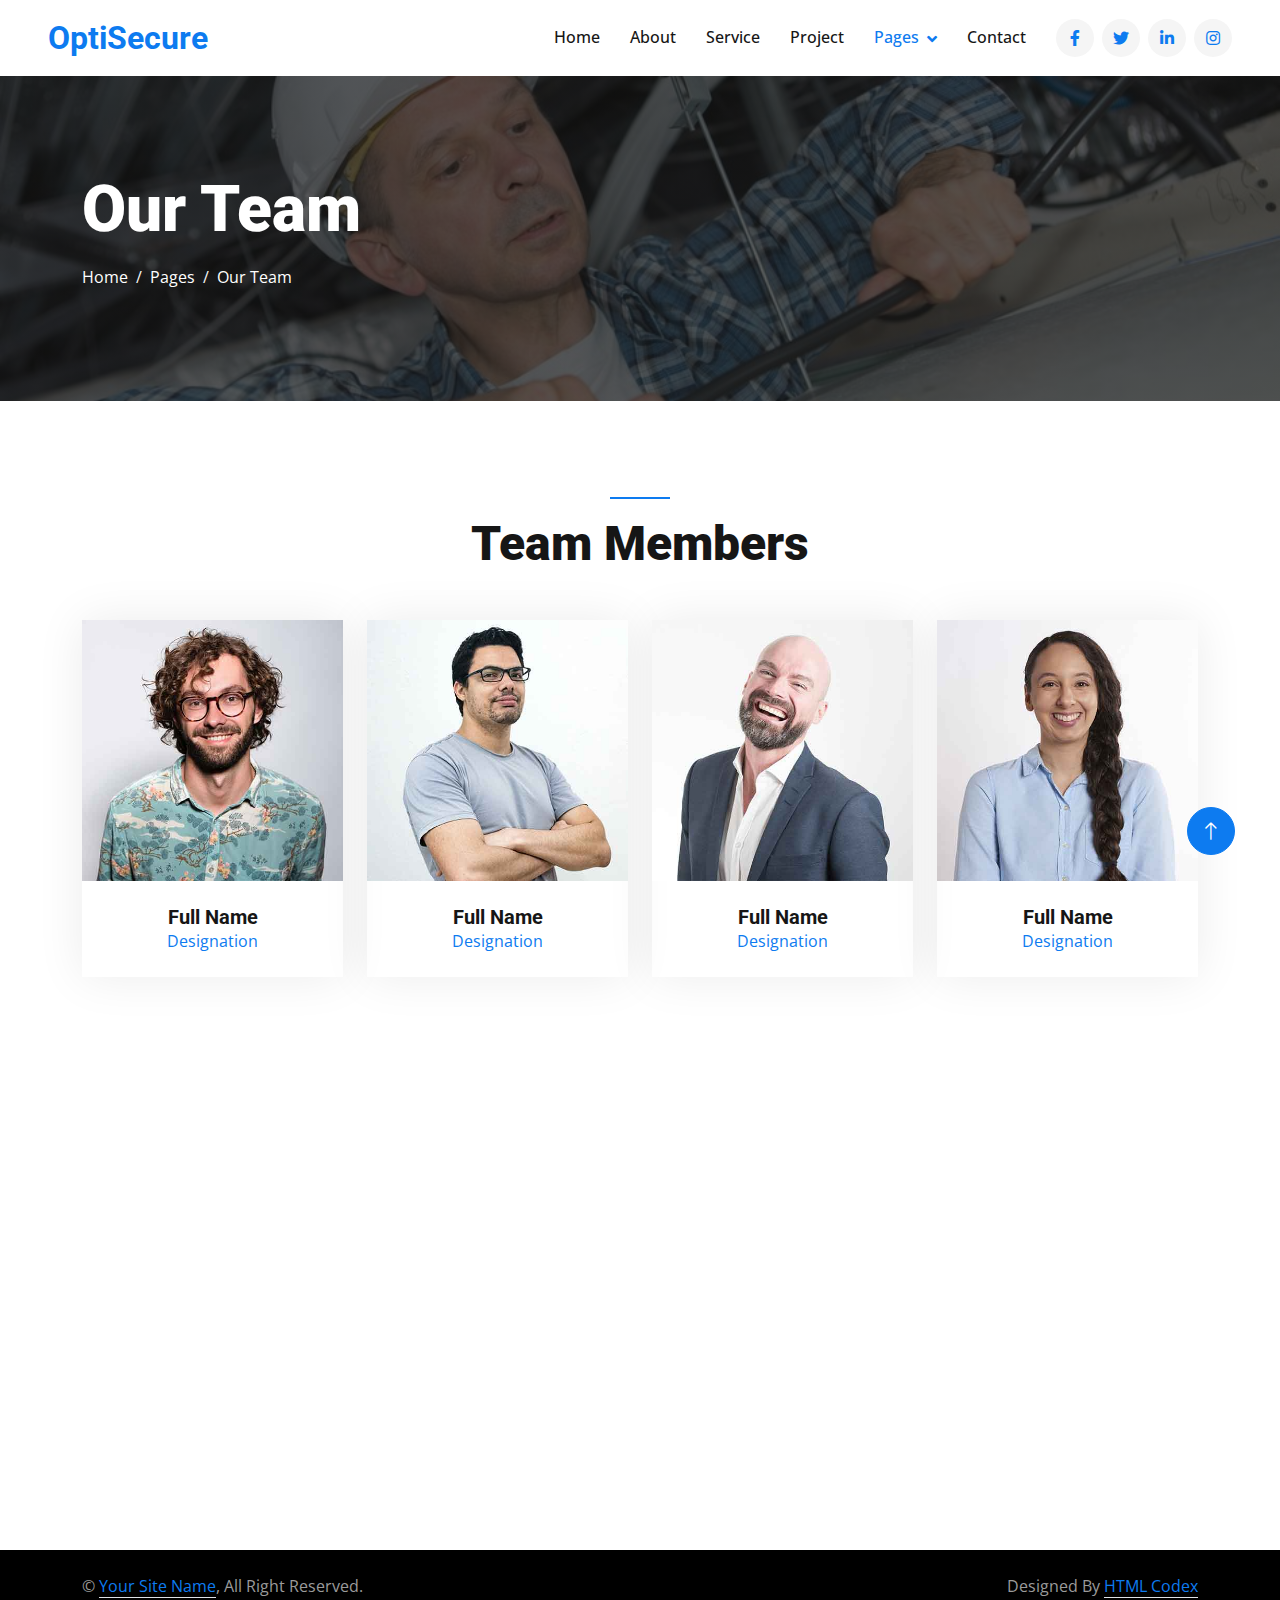
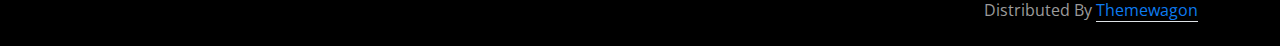
<file: team.html>
<!DOCTYPE html>
<html lang="en">

<head>
    <meta charset="utf-8">
    <title>OptiSecure Website Template</title>
    <meta content="width=device-width, initial-scale=1.0" name="viewport">
    <meta content="" name="keywords">
    <meta content="" name="description">

    <!-- Favicon -->
    <link href="img/favicon.ico" rel="icon">

    <!-- Google Web Fonts -->
    <link rel="preconnect" href="https://fonts.googleapis.com">
    <link rel="preconnect" href="https://fonts.gstatic.com" crossorigin>
    <link href="https://fonts.googleapis.com/css2?family=Open+Sans:wght@400;500&family=Roboto:wght@500;700;900&display=swap" rel="stylesheet"> 

    <!-- Icon Font Stylesheet -->
    <link href="https://cdnjs.cloudflare.com/ajax/libs/font-awesome/5.10.0/css/all.min.css" rel="stylesheet">
    <link href="https://cdn.jsdelivr.net/npm/bootstrap-icons@1.4.1/font/bootstrap-icons.css" rel="stylesheet">

    <!-- Libraries Stylesheet -->
    <link href="lib/animate/animate.min.css" rel="stylesheet">
    <link href="lib/owlcarousel/assets/owl.carousel.min.css" rel="stylesheet">
    <link href="lib/lightbox/css/lightbox.min.css" rel="stylesheet">

    <!-- Customized Bootstrap Stylesheet -->
    <link href="css/bootstrap.min.css" rel="stylesheet">

    <!-- Template Stylesheet -->
    <link href="css/style.css" rel="stylesheet">
</head>

<body>
    <!-- Navbar Start -->
    <nav class="navContainer navbar navbar-expand-lg bg-white navbar-light sticky-top p-0 px-4 px-lg-5">
        <a href="index.html" class="navbar-brand d-flex align-items-center">
            <h2 class="m-0 text-primary">OptiSecure</h2>
        </a>
        <button type="button" class="navbar-toggler" data-bs-toggle="collapse" data-bs-target="#navbarCollapse">
            <span class="navbar-toggler-icon"></span>
        </button>
        <div class="collapse navbar-collapse" id="navbarCollapse">
            <div class="navbar-nav ms-auto py-4 py-lg-0">
                <a href="index.html" class="nav-item nav-link">Home</a>
                <a href="about.html" class="nav-item nav-link">About</a>
                <a href="service.html" class="nav-item nav-link">Service</a>
                <a href="project.html" class="nav-item nav-link">Project</a>
                <div class="nav-item dropdown">
                    <a href="#" class="nav-link dropdown-toggle active" data-bs-toggle="dropdown">Pages</a>
                    <div class="dropdown-menu rounded-0 rounded-bottom m-0">
                        <a href="feature.html" class="dropdown-item">Feature</a>
                        <a href="quote.html" class="dropdown-item">Free Quote</a>
                        <a href="team.html" class="dropdown-item active">Our Team</a>
                        <a href="testimonial.html" class="dropdown-item">Testimonial</a>
                        <a href="404.html" class="dropdown-item">404 Page</a>
                    </div>
                </div>
                <a href="contact.html" class="nav-item nav-link">Contact</a>
            </div>
            <div class="h-100 d-lg-inline-flex align-items-center d-none">
                <a class="btn btn-square rounded-circle bg-light text-primary me-2" href=""><i class="fab fa-facebook-f"></i></a>
                <a class="btn btn-square rounded-circle bg-light text-primary me-2" href=""><i class="fab fa-twitter"></i></a>
                <a class="btn btn-square rounded-circle bg-light text-primary me-2" href=""><i class="fab fa-linkedin-in"></i></a>
                <a class="btn btn-square rounded-circle bg-light text-primary me-0" href=""><i class="fab fa-instagram"></i></a>
            </div>
        </div>
    </nav>
    <!-- Navbar End -->


    <!-- Page Header Start -->
    <div class="container-fluid page-header py-5 mb-5">
        <div class="container py-5">
            <h1 class="display-3 text-white mb-3 animated slideInDown">Our Team</h1>
            <nav aria-label="breadcrumb animated slideInDown">
                <ol class="breadcrumb">
                    <li class="breadcrumb-item"><a class="text-white" href="#">Home</a></li>
                    <li class="breadcrumb-item"><a class="text-white" href="#">Pages</a></li>
                    <li class="breadcrumb-item text-white active" aria-current="page">Our Team</li>
                </ol>
            </nav>
        </div>
    </div>
    <!-- Page Header End -->


    <!-- Team Start -->
    <div class="container-xxl py-5">
        <div class="container">
            <div class="text-center wow fadeInUp" data-wow-delay="0.1s">
                <div class="bg-primary mb-3 mx-auto" style="width: 60px; height: 2px;"></div>
                <h1 class="display-5 mb-5">Team Members</h1>
            </div>
            <div class="row g-4">
                <div class="col-lg-3 col-md-6 wow fadeInUp" data-wow-delay="0.1s">
                    <div class="team-item">
                        <div class="overflow-hidden position-relative">
                            <img class="img-fluid" src="img/team-1.jpg" alt="">
                            <div class="team-social">
                                <a class="btn btn-square btn-dark rounded-circle m-1" href=""><i class="fab fa-facebook-f"></i></a>
                                <a class="btn btn-square btn-dark rounded-circle m-1" href=""><i class="fab fa-twitter"></i></a>
                                <a class="btn btn-square btn-dark rounded-circle m-1" href=""><i class="fab fa-instagram"></i></a>
                            </div>
                        </div>
                        <div class="text-center p-4">
                            <h5 class="mb-0">Full Name</h5>
                            <span class="text-primary">Designation</span>
                        </div>
                    </div>
                </div>
                <div class="col-lg-3 col-md-6 wow fadeInUp" data-wow-delay="0.3s">
                    <div class="team-item">
                        <div class="overflow-hidden position-relative">
                            <img class="img-fluid" src="img/team-2.jpg" alt="">
                            <div class="team-social">
                                <a class="btn btn-square btn-dark rounded-circle m-1" href=""><i class="fab fa-facebook-f"></i></a>
                                <a class="btn btn-square btn-dark rounded-circle m-1" href=""><i class="fab fa-twitter"></i></a>
                                <a class="btn btn-square btn-dark rounded-circle m-1" href=""><i class="fab fa-instagram"></i></a>
                            </div>
                        </div>
                        <div class="text-center p-4">
                            <h5 class="mb-0">Full Name</h5>
                            <span class="text-primary">Designation</span>
                        </div>
                    </div>
                </div>
                <div class="col-lg-3 col-md-6 wow fadeInUp" data-wow-delay="0.5s">
                    <div class="team-item">
                        <div class="overflow-hidden position-relative">
                            <img class="img-fluid" src="img/team-3.jpg" alt="">
                            <div class="team-social">
                                <a class="btn btn-square btn-dark rounded-circle m-1" href=""><i class="fab fa-facebook-f"></i></a>
                                <a class="btn btn-square btn-dark rounded-circle m-1" href=""><i class="fab fa-twitter"></i></a>
                                <a class="btn btn-square btn-dark rounded-circle m-1" href=""><i class="fab fa-instagram"></i></a>
                            </div>
                        </div>
                        <div class="text-center p-4">
                            <h5 class="mb-0">Full Name</h5>
                            <span class="text-primary">Designation</span>
                        </div>
                    </div>
                </div>
                <div class="col-lg-3 col-md-6 wow fadeInUp" data-wow-delay="0.7s">
                    <div class="team-item">
                        <div class="overflow-hidden position-relative">
                            <img class="img-fluid" src="img/team-4.jpg" alt="">
                            <div class="team-social">
                                <a class="btn btn-square btn-dark rounded-circle m-1" href=""><i class="fab fa-facebook-f"></i></a>
                                <a class="btn btn-square btn-dark rounded-circle m-1" href=""><i class="fab fa-twitter"></i></a>
                                <a class="btn btn-square btn-dark rounded-circle m-1" href=""><i class="fab fa-instagram"></i></a>
                            </div>
                        </div>
                        <div class="text-center p-4">
                            <h5 class="mb-0">Full Name</h5>
                            <span class="text-primary">Designation</span>
                        </div>
                    </div>
                </div>
                <div class="col-lg-3 col-md-6 wow fadeInUp" data-wow-delay="0.1s">
                    <div class="team-item">
                        <div class="overflow-hidden position-relative">
                            <img class="img-fluid" src="img/team-2.jpg" alt="">
                            <div class="team-social">
                                <a class="btn btn-square btn-dark rounded-circle m-1" href=""><i class="fab fa-facebook-f"></i></a>
                                <a class="btn btn-square btn-dark rounded-circle m-1" href=""><i class="fab fa-twitter"></i></a>
                                <a class="btn btn-square btn-dark rounded-circle m-1" href=""><i class="fab fa-instagram"></i></a>
                            </div>
                        </div>
                        <div class="text-center p-4">
                            <h5 class="mb-0">Full Name</h5>
                            <span class="text-primary">Designation</span>
                        </div>
                    </div>
                </div>
                <div class="col-lg-3 col-md-6 wow fadeInUp" data-wow-delay="0.3s">
                    <div class="team-item">
                        <div class="overflow-hidden position-relative">
                            <img class="img-fluid" src="img/team-3.jpg" alt="">
                            <div class="team-social">
                                <a class="btn btn-square btn-dark rounded-circle m-1" href=""><i class="fab fa-facebook-f"></i></a>
                                <a class="btn btn-square btn-dark rounded-circle m-1" href=""><i class="fab fa-twitter"></i></a>
                                <a class="btn btn-square btn-dark rounded-circle m-1" href=""><i class="fab fa-instagram"></i></a>
                            </div>
                        </div>
                        <div class="text-center p-4">
                            <h5 class="mb-0">Full Name</h5>
                            <span class="text-primary">Designation</span>
                        </div>
                    </div>
                </div>
                <div class="col-lg-3 col-md-6 wow fadeInUp" data-wow-delay="0.5s">
                    <div class="team-item">
                        <div class="overflow-hidden position-relative">
                            <img class="img-fluid" src="img/team-4.jpg" alt="">
                            <div class="team-social">
                                <a class="btn btn-square btn-dark rounded-circle m-1" href=""><i class="fab fa-facebook-f"></i></a>
                                <a class="btn btn-square btn-dark rounded-circle m-1" href=""><i class="fab fa-twitter"></i></a>
                                <a class="btn btn-square btn-dark rounded-circle m-1" href=""><i class="fab fa-instagram"></i></a>
                            </div>
                        </div>
                        <div class="text-center p-4">
                            <h5 class="mb-0">Full Name</h5>
                            <span class="text-primary">Designation</span>
                        </div>
                    </div>
                </div>
                <div class="col-lg-3 col-md-6 wow fadeInUp" data-wow-delay="0.7s">
                    <div class="team-item">
                        <div class="overflow-hidden position-relative">
                            <img class="img-fluid" src="img/team-1.jpg" alt="">
                            <div class="team-social">
                                <a class="btn btn-square btn-dark rounded-circle m-1" href=""><i class="fab fa-facebook-f"></i></a>
                                <a class="btn btn-square btn-dark rounded-circle m-1" href=""><i class="fab fa-twitter"></i></a>
                                <a class="btn btn-square btn-dark rounded-circle m-1" href=""><i class="fab fa-instagram"></i></a>
                            </div>
                        </div>
                        <div class="text-center p-4">
                            <h5 class="mb-0">Full Name</h5>
                            <span class="text-primary">Designation</span>
                        </div>
                    </div>
                </div>
            </div>
        </div>
    </div>
    <!-- Team End -->
        

    <!-- Footer Start -->
    <!-- Footer Start -->
    <div class="footerContainer container-fluid bg-dark text-secondary footer mt-5 py-5 wow fadeIn" data-wow-delay="0.1s">
    </div>
    <!-- Footer End -->
    <!-- Footer End -->


    <!-- Copyright Start -->
    <div class="copyrightContainer container-fluid py-4" style="background: #000000;">
        <div class="container">
            <div class="row">
                <div class="col-md-6 text-center text-md-start mb-3 mb-md-0">
                    &copy; <a class="border-bottom" href="#">Your Site Name</a>, All Right Reserved.
                </div>
                <div class="col-md-6 text-center text-md-end">
                    <!--/*** This template is free as long as you keep the footer author’s credit link/attribution link/backlink. If you'd like to use the template without the footer author’s credit link/attribution link/backlink, you can purchase the Credit Removal License from "https://htmlcodex.com/credit-removal". Thank you for your support. ***/-->
                    Designed By <a class="border-bottom" href="https://htmlcodex.com">HTML Codex</a><br>Distributed By <a class="border-bottom" href="https://themewagon.com/">Themewagon</a>
                </div>
            </div>
        </div>
    </div>
    <!-- Copyright End -->


    <!-- Back to Top -->
    <a href="#" class="btn btn-lg btn-primary btn-lg-square rounded-circle back-to-top"><i class="bi bi-arrow-up"></i></a>


    <!-- JavaScript Libraries -->
    <script src="https://code.jquery.com/jquery-3.4.1.min.js"></script>
    <script src="https://cdn.jsdelivr.net/npm/bootstrap@5.0.0/dist/js/bootstrap.bundle.min.js"></script>
    <script src="lib/wow/wow.min.js"></script>
    <script src="lib/easing/easing.min.js"></script>
    <script src="lib/waypoints/waypoints.min.js"></script>
    <script src="lib/counterup/counterup.min.js"></script>
    <script src="lib/owlcarousel/owl.carousel.min.js"></script>
    <script src="lib/isotope/isotope.pkgd.min.js"></script>
    <script src="lib/lightbox/js/lightbox.min.js"></script>

    <!-- Template Javascript -->
    <script src="js/main.js"></script>
</body>

</html>
</file>
<file: css/style.css>
/********** Template CSS **********/
:root {
    --primary: #0d7bf0 ;
    --secondary: #9B9B9B;
    --light: #F5F5F5;
    --dark: #161616;
}

.fw-medium {
    font-weight: 500 !important;
}

.fw-bold {
    font-weight: 700 !important;
}

.fw-black {
    font-weight: 900 !important;
}

.back-to-top {
    position: fixed;
    display: none;
    right: 45px;
    bottom: 45px;
    z-index: 99;
}


/*** Spinner ***/
#spinner {
    opacity: 0;
    visibility: hidden;
    transition: opacity .5s ease-out, visibility 0s linear .5s;
    z-index: 99999;
}

#spinner.show {
    transition: opacity .5s ease-out, visibility 0s linear 0s;
    visibility: visible;
    opacity: 1;
}


/*** Button ***/
.btn {
    font-weight: 500;
    transition: .5s;
}

.btn.btn-primary {
    color: #FFFFFF;
}

.btn-square {
    width: 38px;
    height: 38px;
}

.btn-sm-square {
    width: 32px;
    height: 32px;
}

.btn-lg-square {
    width: 48px;
    height: 48px;
}

.btn-square,
.btn-sm-square,
.btn-lg-square {
    padding: 0;
    display: flex;
    align-items: center;
    justify-content: center;
    font-weight: normal;
}

/*** Navbar ***/
.navbar.sticky-top {
    top: -100px;
    transition: .5s;
}

.navbar .navbar-brand {
    height: 75px;
}

.navbar .navbar-nav .nav-link {
    margin-right: 30px;
    padding: 25px 0;
    color: var(--dark);
    font-weight: 500;
    outline: none;
}

.navbar .navbar-nav .nav-link:hover,
.navbar .navbar-nav .nav-link.active {
    color: var(--primary);
}

.navbar .dropdown-toggle::after {
    border: none;
    content: "\f107";
    font-family: "Font Awesome 5 Free";
    font-weight: 900;
    vertical-align: middle;
    margin-left: 8px;
}

@media (max-width: 991.98px) {
    .navbar .navbar-nav .nav-link  {
        margin-right: 0;
        padding: 10px 0;
    }

    .navbar .navbar-nav {
        border-top: 1px solid #EEEEEE;
    }
}

@media (min-width: 992px) {
    .navbar .nav-item .dropdown-menu {
        display: block;
        border: none;
        margin-top: 0;
        top: 150%;
        opacity: 0;
        visibility: hidden;
        transition: .5s;
    }

    .navbar .nav-item:hover .dropdown-menu {
        top: 100%;
        visibility: visible;
        transition: .5s;
        opacity: 1;
    }
}

.navbar .btn:hover {
    color: #FFFFFF !important;
    background: var(--primary) !important;
}


/*** Header ***/
.header-carousel .carousel-inner {
    position: absolute;
    width: 100%;
    height: 100%;
    top: 0;
    left: 0;
    display: flex;
    align-items: center;
    background: rgba(22, 22, 22, .7);
}

@media (max-width: 768px) {
    .header-carousel .owl-carousel-item {
        position: relative;
        min-height: 500px;
    }
    
    .header-carousel .owl-carousel-item img {
        position: absolute;
        width: 100%;
        height: 100%;
        object-fit: cover;
    }

    .header-carousel .owl-carousel-item h5,
    .header-carousel .owl-carousel-item p {
        font-size: 14px !important;
        font-weight: 400 !important;
    }

    .header-carousel .owl-carousel-item h1 {
        font-size: 30px;
        font-weight: 600;
    }
}

.header-carousel .owl-nav {
    position: absolute;
    width: 200px;
    height: 45px;
    bottom: 30px;
    left: 50%;
    transform: translateX(-50%);
    display: flex;
    justify-content: space-between;
}

.header-carousel .owl-nav .owl-prev,
.header-carousel .owl-nav .owl-next {
    width: 45px;
    height: 45px;
    display: flex;
    align-items: center;
    justify-content: center;
    color: #FFFFFF;
    background: transparent;
    border: 1px solid #FFFFFF;
    border-radius: 45px;
    font-size: 22px;
    transition: .5s;
}

.header-carousel .owl-nav .owl-prev:hover,
.header-carousel .owl-nav .owl-next:hover {
    background: var(--primary);
    border-color: var(--primary);
}

.header-carousel .owl-dots {
    position: absolute;
    height: 45px;
    bottom: 30px;
    left: 50%;
    transform: translateX(-50%);
    display: flex;
    align-items: center;
    justify-content: center;
}

.header-carousel .owl-dot {
    position: relative;
    display: inline-block;
    margin: 0 5px;
    width: 15px;
    height: 15px;
    background: transparent;
    border: 1px solid #FFFFFF;
    border-radius: 15px;
    transition: .5s;
}

.header-carousel .owl-dot::after {
    position: absolute;
    content: "";
    width: 5px;
    height: 5px;
    top: 4px;
    left: 4px;
    background: #FFFFFF;
    border-radius: 5px;
}

.header-carousel .owl-dot.active {
    background: var(--primary);
    border-color: var(--primary);
}

.page-header {
    background: linear-gradient(rgba(22, 22, 22, .7), rgba(22, 22, 22, .7)), url(../img/carousel-1.jpg) center center no-repeat;
    background-size: cover;
}

.breadcrumb-item + .breadcrumb-item::before {
    color: var(--light);
}


/*** About ***/
@media (min-width: 992px) {
    .container.about {
        max-width: 100% !important;
    }

    .about-text  {
        padding-right: calc(((100% - 960px) / 2) + .75rem);
    }
}

@media (min-width: 1200px) {
    .about-text  {
        padding-right: calc(((100% - 1140px) / 2) + .75rem);
    }
}

@media (min-width: 1400px) {
    .about-text  {
        padding-right: calc(((100% - 1320px) / 2) + .75rem);
    }
}


/*** Service ***/
.service-row {
    box-shadow: 0 0 45px rgba(0, 0, 0, .08);
}

.service-item {
    border-color: rgba(0, 0, 0, .03) !important;
}

.service-item .btn {
    width: 38px;
    height: 38px;
    display: inline-flex;
    align-items: center;
    color: #FFFFFF;
    background: var(--primary);
    border-radius: 38px;
    white-space: nowrap;
    overflow: hidden;
    transition: .5s;
}

.service-item:hover .btn {
    width: 140px;
}


/*** Feature ***/
@media (min-width: 992px) {
    .container.feature {
        max-width: 100% !important;
    }

    .feature-text  {
        padding-left: calc(((100% - 960px) / 2) + .75rem);
    }
}

@media (min-width: 1200px) {
    .feature-text  {
        padding-left: calc(((100% - 1140px) / 2) + .75rem);
    }
}

@media (min-width: 1400px) {
    .feature-text  {
        padding-left: calc(((100% - 1320px) / 2) + .75rem);
    }
}


/*** Project Portfolio ***/
#portfolio-flters li {
    display: inline-block;
    font-weight: 500;
    color: var(--dark);
    cursor: pointer;
    transition: .5s;
    border-bottom: 2px solid transparent;
}

#portfolio-flters li:hover,
#portfolio-flters li.active {
    color: var(--primary);
    border-color: var(--primary);
}

.portfolio-inner {
    position: relative;
    overflow: hidden;
    box-shadow: 0 0 45px rgba(0, 0, 0, .07);
}

.portfolio-inner img {
    transition: .5s;
}

.portfolio-inner:hover img {
    transform: scale(1.1);
}

.portfolio-inner .portfolio-text {
    position: absolute;
    width: 100%;
    left: 0;
    bottom: -50px;
    opacity: 0;
    transition: .5s;
}

.portfolio-inner:hover .portfolio-text {
    bottom: 0;
    opacity: 1;
}


/*** Quote ***/
@media (min-width: 992px) {
    .container.quote {
        max-width: 100% !important;
    }

    .quote-text  {
        padding-right: calc(((100% - 960px) / 2) + .75rem);
    }
}

@media (min-width: 1200px) {
    .quote-text  {
        padding-right: calc(((100% - 1140px) / 2) + .75rem);
    }
}

@media (min-width: 1400px) {
    .quote-text  {
        padding-right: calc(((100% - 1320px) / 2) + .75rem);
    }
}


/*** Team ***/
.team-item {
    box-shadow: 0 0 45px rgba(0, 0, 0, .08);
}

.team-item img {
    transition: .5s;
}

.team-item:hover img {
    transform: scale(1.1);
}

.team-item .team-social {
    position: absolute;
    width: 0;
    height: 0;
    top: 50%;
    left: 50%;
    display: flex;
    align-items: center;
    justify-content: center;
    background: rgba(22, 22, 22, .7);
    opacity: 0;
    transition: .5s;
}

.team-item:hover .team-social {
    width: 100%;
    height: 100%;
    top: 0;
    left: 0;
    opacity: 1;
}

.team-item .team-social .btn {
    opacity: 0;
}

.team-item:hover .team-social .btn {
    opacity: 1;
}


/*** Testimonial ***/
.testimonial-carousel {
    display: flex !important;
    flex-direction: column-reverse;
    max-width: 700px;
    margin: 0 auto;
}

.testimonial-carousel .owl-dots {
    height: 100px;
    display: flex;
    align-items: center;
    justify-content: center;
    margin-bottom: 30px;
}

.testimonial-carousel .owl-dots .owl-dot {
    position: relative;
    width: 60px;
    height: 60px;
    margin: 0 5px;
    transition: .5s;
}

.testimonial-carousel .owl-dots .owl-dot.active {
    width: 100px;
    height: 100px;
}

.testimonial-carousel .owl-dots .owl-dot::after {
    position: absolute;
    width: 40px;
    height: 40px;
    bottom: -20px;
    left: 50%;
    transform: translateX(-50%);
    display: flex;
    align-items: center;
    justify-content: center;
    content: "\f10d";
    font-family: "Font Awesome 5 Free";
    font-weight: 900;
    color: var(--primary);
    background: #FFFFFF;
    border-radius: 40px;
    transition: .5s;
    opacity: 0;
}

.testimonial-carousel .owl-dots .owl-dot.active::after {
    opacity: 1;
}

.testimonial-carousel .owl-dots .owl-dot img {
    border-radius: 60px;
    opacity: .4;
    transition: .5s;
}

.testimonial-carousel .owl-dots .owl-dot.active img {
    opacity: 1;
}


/*** Contact ***/
@media (min-width: 992px) {
    .container.contact {
        max-width: 100% !important;
    }

    .contact-text  {
        padding-left: calc(((100% - 960px) / 2) + .75rem);
    }
}

@media (min-width: 1200px) {
    .contact-text  {
        padding-left: calc(((100% - 1140px) / 2) + .75rem);
    }
}

@media (min-width: 1400px) {
    .contact-text  {
        padding-left: calc(((100% - 1320px) / 2) + .75rem);
    }
}


/*** Footer ***/
.footer .btn.btn-link {
    display: block;
    margin-bottom: 5px;
    padding: 0;
    text-align: left;
    color: var(--secondary);
    font-weight: normal;
    text-transform: capitalize;
    transition: .3s;
}

.footer .btn.btn-link::before {
    position: relative;
    content: "\f105";
    font-family: "Font Awesome 5 Free";
    font-weight: 900;
    margin-right: 10px;
}

.footer .btn.btn-link:hover {
    color: var(--primary);
    letter-spacing: 1px;
    box-shadow: none;
}
</file>
